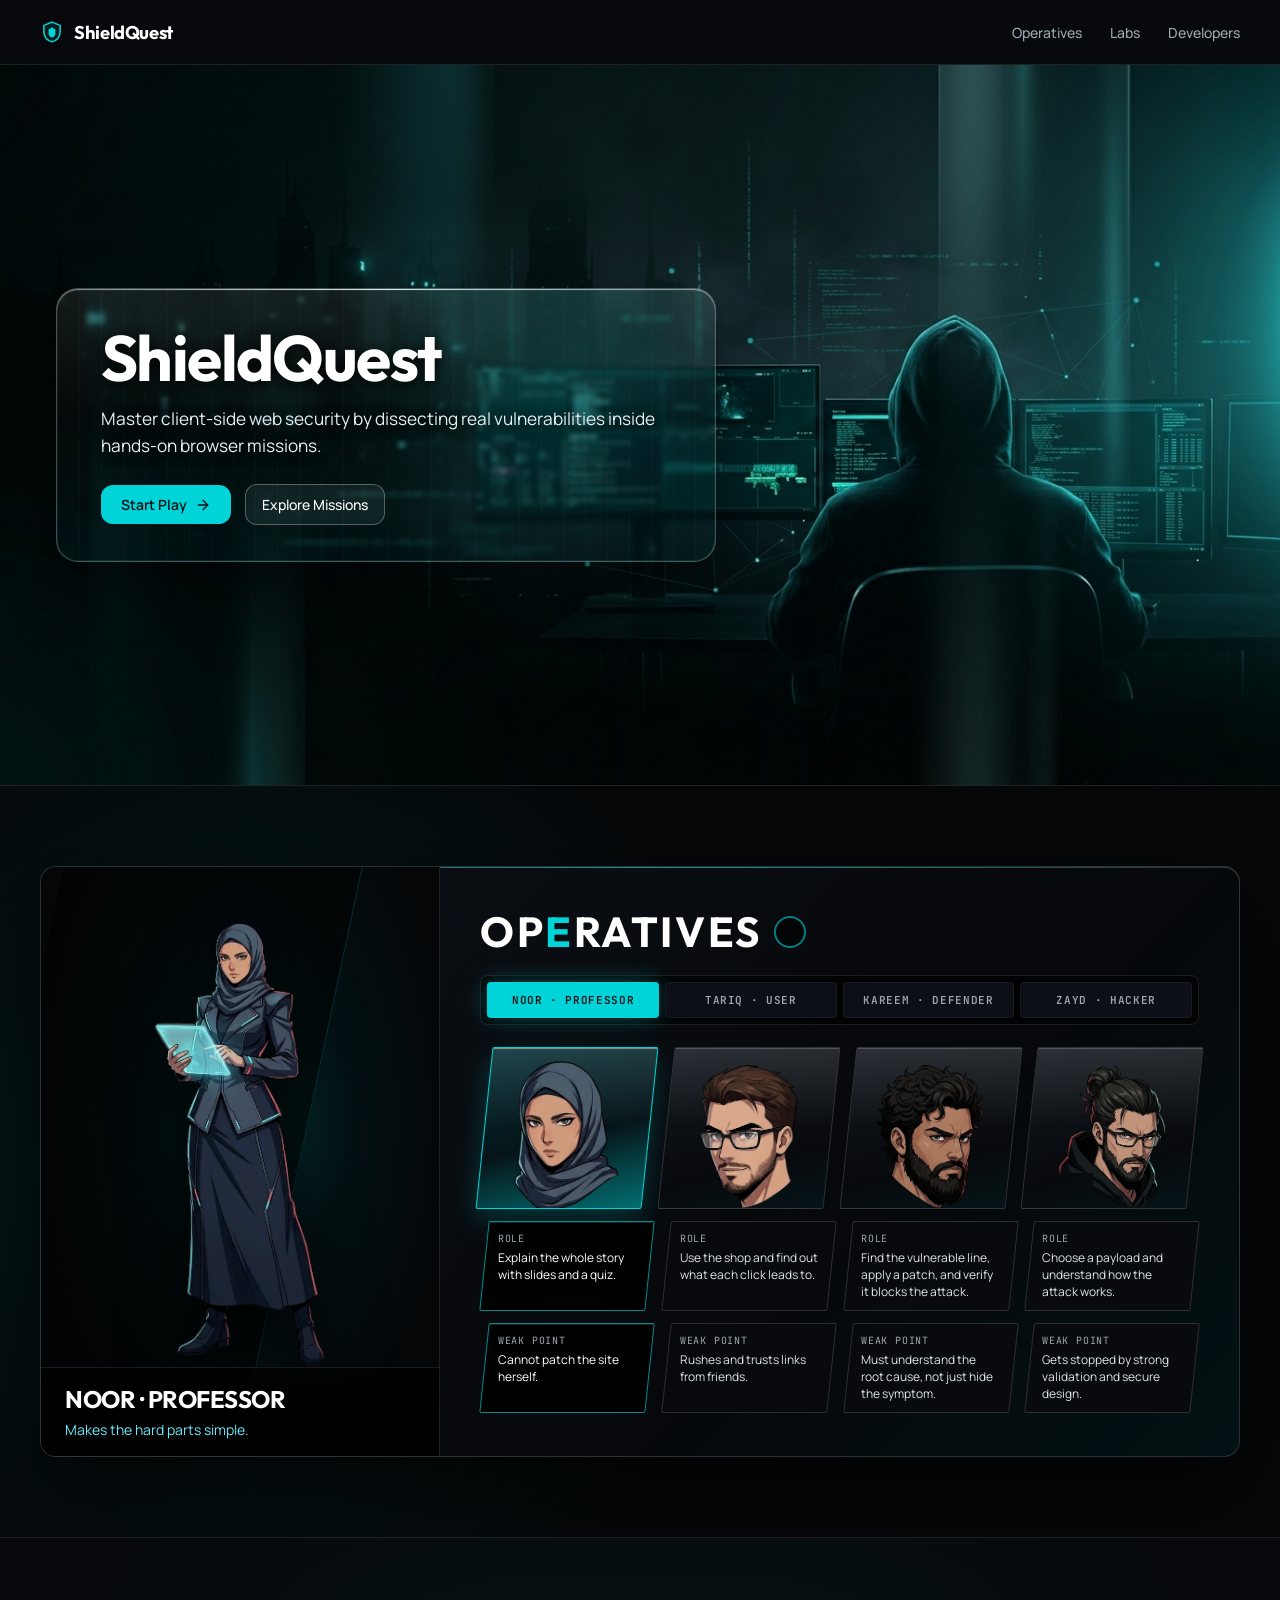
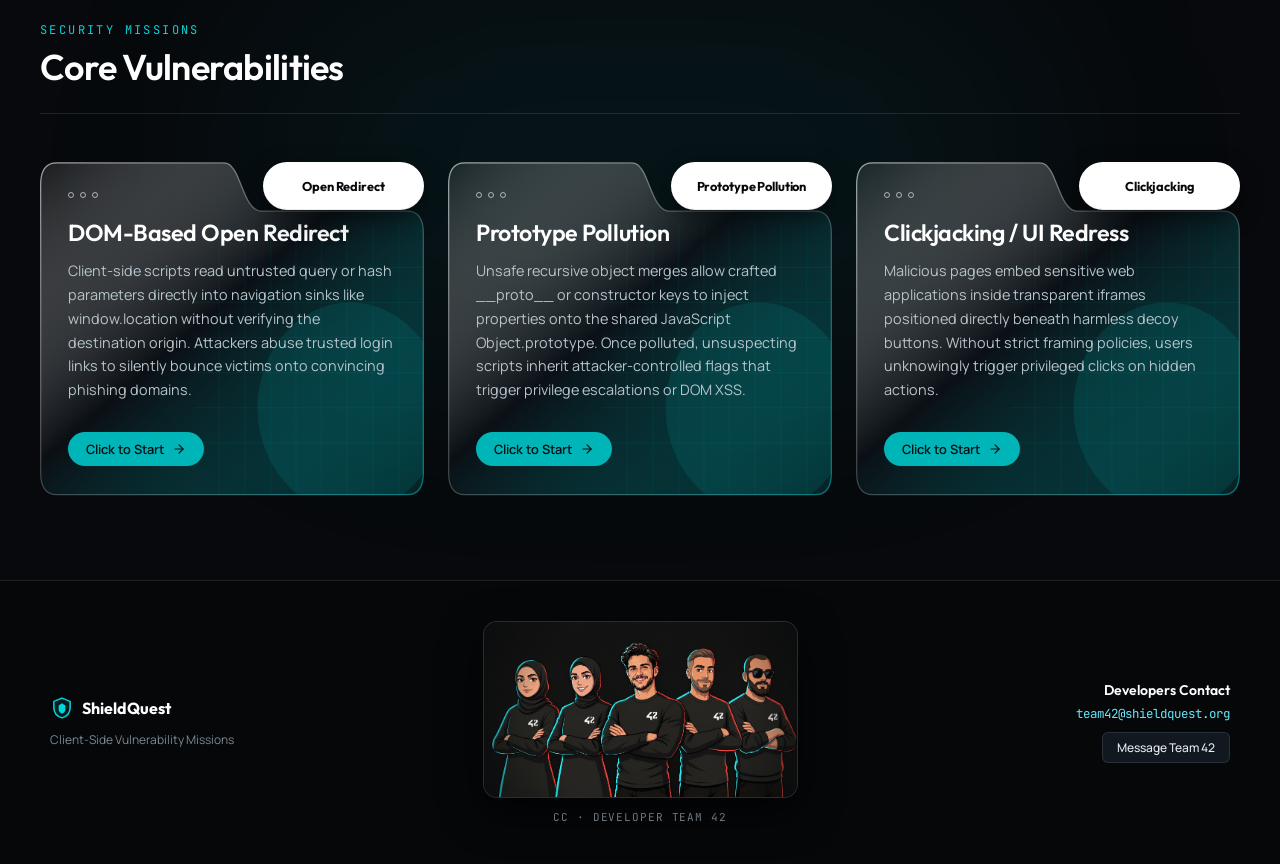
<file: index.html>
<!doctype html>
<html lang="en" class="dark">
  <head>
    <meta charset="UTF-8" />
    <meta name="viewport" content="width=device-width, initial-scale=1.0" />
    <title>ShieldQuest — Client-Side Cyber-Security Missions</title>
    <meta
      name="description"
      content="Master client-side security by dissecting DOM-based open redirects, prototype pollution, and clickjacking inside interactive browser missions."
    />
    <meta property="og:title" content="ShieldQuest — Client-Side Cyber-Security Missions" />
    <meta
      property="og:description"
      content="Master client-side security by dissecting DOM-based open redirects, prototype pollution, and clickjacking inside interactive browser missions."
    />
    <meta property="og:type" content="website" />
    <meta name="twitter:card" content="summary_large_image" />
    <link rel="preconnect" href="https://fonts.googleapis.com" />
    <link rel="preconnect" href="https://fonts.gstatic.com" crossorigin />
    <link
      href="https://fonts.googleapis.com/css2?family=JetBrains+Mono:wght@400;500;600&family=Manrope:wght@400;500;600;700&family=Outfit:wght@500;600;700&display=swap"
      rel="stylesheet"
    />
    <link rel="stylesheet" href="./styles.css" />
  </head>
  <body>
    <div class="site-shell">
      <!-- Two-Zone Minimal Top Bar (No Start Play button) -->
      <header class="site-header">
        <div class="header-inner">
          <a href="#top" class="brand-link">
            <svg
              class="brand-logo"
              viewBox="0 0 28 28"
              fill="none"
              xmlns="http://www.w3.org/2000/svg"
              aria-hidden="true"
            >
              <path
                d="M14 2.5L23.5 6.3V13.6C23.5 19.3 19.4 23.7 14 25.5C8.6 23.7 4.5 19.3 4.5 13.6V6.3L14 2.5Z"
                stroke="#00D4D8"
                stroke-width="1.8"
                fill="rgba(0, 212, 216, 0.1)"
              />
              <path
                d="M14 8.5L18 11.2V15.4C18 17.9 16.3 19.8 14 20.6C11.7 19.8 10 17.9 10 15.4V11.2L14 8.5Z"
                fill="#00D4D8"
              />
            </svg>
            <span>ShieldQuest</span>
          </a>

          <nav class="main-nav main-nav-visible" aria-label="Primary navigation">
            <a href="#operatives" class="nav-link">Operatives</a>
            <a href="#vulnerabilities" class="nav-link">Labs</a>
            <a href="#developers" class="nav-link">Developers</a>
          </nav>
        </div>
      </header>

      <main id="top" class="site-main">
        <!-- Section 1: 16:9 Hero Illustration + Full-Frame Glossy Glass Box -->
        <section id="hero-artwork" class="hero-section">
          <div class="hero-container">
            <div class="hero-stage">
              <img
                id="hero-image"
                src="./assets/images/hero_dark_hacker_minimal_1795131479061.jpg"
                alt="16:9 dark minimal cybersecurity hero scene with a very faded night city, a seated man in a hoodie with his back to the camera at glowing hacking monitors, code and data lines, network dots, one-directional neon teal light, and vertical gradient Gaussian blur streaks"
                referrerpolicy="no-referrer"
                class="hero-img"
              />

              <div id="hero-fallback" class="hero-fallback" hidden>
                <svg
                  class="hero-fallback-icon"
                  viewBox="0 0 24 24"
                  fill="none"
                  stroke="currentColor"
                  stroke-width="2"
                  stroke-linecap="round"
                  stroke-linejoin="round"
                  aria-hidden="true"
                >
                  <path d="M20 13c0 5-3.5 7.5-7.66 8.95a1 1 0 0 1-.67-.01C7.5 20.5 4 18 4 13V6a1 1 0 0 1 1-1c2 0 4.5-1.2 6.24-2.72a1.17 1.17 0 0 1 1.52 0C14.51 3.81 17 5 19 5a1 1 0 0 1 1 1z" />
                </svg>
                <p class="hero-fallback-title">Hero Illustration Unavailable</p>
                <p class="hero-fallback-text">
                  The 16:9 illustration asset could not be loaded in this viewport.
                </p>
              </div>

              <!-- Transparent Glossy Glass Box covering nearly the full image, left-aligned -->
              <div id="hero-overlay" class="hero-overlay hero-overlay-full">
                <div class="glossy-hero-box glossy-hero-box-full">
                  <div class="glossy-ribs" aria-hidden="true"></div>
                  <div class="glossy-top-specular" aria-hidden="true"></div>
                  <div class="glossy-teal-wash" aria-hidden="true"></div>

                  <div class="glossy-hero-content glossy-hero-content-left">
                    <div class="hero-box-headline">
                      <h1 class="hero-brand-title">ShieldQuest</h1>
                      <p class="hero-brand-summary">
                        Master client-side web security by dissecting real vulnerabilities inside
                        hands-on browser missions.
                      </p>
                    </div>

                    <div class="hero-actions">
                      <a href="./lab1.html" class="btn-primary btn-hero">
                        <span>Start Play</span>
                        <svg
                          class="icon-16"
                          viewBox="0 0 24 24"
                          fill="none"
                          stroke="currentColor"
                          stroke-width="2"
                          stroke-linecap="round"
                          stroke-linejoin="round"
                          aria-hidden="true"
                        >
                          <path d="M5 12h14" />
                          <path d="m12 5 7 7-7 7" />
                        </svg>
                      </a>
                      <a href="#vulnerabilities" class="btn-glass">Explore Missions</a>
                    </div>
                  </div>
                </div>
              </div>
            </div>
          </div>
        </section>

        <!-- Section 2: Minimal Operatives Character Roster -->
        <section id="operatives" class="operatives-section">
          <div class="operatives-ambient" aria-hidden="true"></div>
          <div class="operatives-gridlines" aria-hidden="true"></div>

          <div class="section-container">
            <div class="operatives-frame">
              <div class="frame-top-specular" aria-hidden="true"></div>

              <div class="operatives-layout">
                <!-- Left Featured Full-Body Operative Stage -->
                <div class="operative-stage">
                  <div class="operative-stage-glow" aria-hidden="true"></div>
                  <div class="operative-stage-slash" aria-hidden="true"></div>

                  <div class="operative-full-wrap">
                    <img
                      id="active-op-full-img"
                      src="./assets/images/chars/mentor_full.png"
                      alt="Noor · Professor"
                      referrerpolicy="no-referrer"
                      class="operative-full-img"
                    />
                  </div>

                  <div class="operative-nameplate">
                    <div class="operative-nameplate-row">
                      <h3 id="active-op-name">Noor · Professor</h3>
                    </div>
                    <p id="active-op-role" class="operative-role-text">
                      Makes the hard parts simple.
                    </p>
                  </div>
                </div>

                <!-- Right Panel: Title, Tabs, 4 Slanted Portrait Cards + Role & Weak Point -->
                <div class="operatives-roster-panel operatives-roster-panel-minimal">
                  <div class="roster-header">
                    <div>
                      <div class="roster-title-row">
                        <h2 class="roster-title">
                          OP<span class="accent-letter">E</span>RATIVES
                        </h2>
                        <span class="roster-ring" aria-hidden="true"></span>
                      </div>
                    </div>
                  </div>

                  <div
                    id="operative-tabs"
                    class="operative-tabs"
                    role="tablist"
                    aria-label="Select operative specialist"
                  ></div>

                  <div id="operative-cards" class="operative-cards-grid"></div>
                </div>
              </div>
            </div>
          </div>
        </section>

        <!-- Section 3: Vulnerabilities File-Folder Glossy Cards (3 Missions Only) -->
        <section id="vulnerabilities" class="vulnerabilities-section">
          <div class="vuln-ambient-glow" aria-hidden="true"></div>

          <div class="section-container-narrow">
            <div class="vuln-header vuln-header-minimal">
              <div class="vuln-header-copy">
                <p class="eyebrow">Security Missions</p>
                <h2 class="section-heading">Core Vulnerabilities</h2>
              </div>
            </div>

            <div id="vuln-cards-grid" class="vuln-grid"></div>
          </div>
        </section>
      </main>

      <!-- Section 4: Footer with Larger Centered Developer Team CC Photo & Contact -->
      <footer id="developers" class="site-footer">
        <div class="footer-inner">
          <div class="footer-brand">
            <div class="footer-brand-row">
              <svg
                class="brand-logo"
                viewBox="0 0 28 28"
                fill="none"
                xmlns="http://www.w3.org/2000/svg"
                aria-hidden="true"
              >
                <path
                  d="M14 2.5L23.5 6.3V13.6C23.5 19.3 19.4 23.7 14 25.5C8.6 23.7 4.5 19.3 4.5 13.6V6.3L14 2.5Z"
                  stroke="#00D4D8"
                  stroke-width="1.8"
                  fill="rgba(0, 212, 216, 0.1)"
                />
                <path
                  d="M14 8.5L18 11.2V15.4C18 17.9 16.3 19.8 14 20.6C11.7 19.8 10 17.9 10 15.4V11.2L14 8.5Z"
                  fill="#00D4D8"
                />
              </svg>
              <span class="footer-brand-name">ShieldQuest</span>
            </div>
            <p class="footer-brand-sub">Client-Side Vulnerability Missions</p>
          </div>

          <div class="footer-team-center">
            <div class="footer-team-frame footer-team-frame-lg">
              <img
                src="./assets/images/team_cc.png"
                alt="Developer Team 42 — CC"
                referrerpolicy="no-referrer"
                class="footer-team-img"
              />
              <div class="footer-team-vignette" aria-hidden="true"></div>
            </div>
            <p class="footer-team-caption">CC · developer Team 42</p>
          </div>

          <div class="footer-contact">
            <p class="footer-contact-title">Developers Contact</p>
            <a href="mailto:team42@shieldquest.org" class="footer-contact-email">
              team42@shieldquest.org
            </a>
            <button type="button" id="contact-designers-btn" class="btn-subtle footer-contact-btn">
              Message Team 42
            </button>
          </div>
        </div>
      </footer>
    </div>

    <!-- Developers Contact Modal -->
    <div
      id="contact-modal"
      class="modal-backdrop"
      role="dialog"
      aria-modal="true"
      aria-labelledby="contact-modal-title"
      hidden
    >
      <div class="modal-card modal-card-md">
        <div class="modal-header modal-header-compact">
          <div>
            <p class="modal-eyebrow">Developer Team 42</p>
            <h3 id="contact-modal-title" class="modal-title-md">Contact the Developers</h3>
          </div>
          <button
            type="button"
            id="contact-close-btn"
            class="modal-close-btn"
            aria-label="Close developers contact dialog"
          >
            <svg
              class="icon-16"
              viewBox="0 0 24 24"
              fill="none"
              stroke="currentColor"
              stroke-width="2"
              stroke-linecap="round"
              stroke-linejoin="round"
              aria-hidden="true"
            >
              <path d="M18 6 6 18" />
              <path d="m6 6 12 12" />
            </svg>
          </button>
        </div>

        <form id="contact-form" class="enroll-form" novalidate>
          <div class="form-field">
            <label for="contact-email">Your Email</label>
            <input
              id="contact-email"
              type="email"
              placeholder="you@domain.org"
              autocomplete="email"
            />
          </div>

          <div class="form-field">
            <label for="contact-message">Message</label>
            <textarea
              id="contact-message"
              rows="3"
              placeholder="Feedback, mission ideas, or collaboration inquiry..."
            ></textarea>
          </div>

          <p id="contact-error" class="form-error" hidden></p>

          <div class="modal-footer modal-footer-plain">
            <button type="button" id="contact-cancel-btn" class="btn-ghost">Cancel</button>
            <button type="submit" class="btn-primary btn-sm">Send Message</button>
          </div>
        </form>

        <div id="contact-success" class="enroll-success" hidden>
          <div class="enroll-success-badge">
            <svg
              class="icon-16"
              viewBox="0 0 24 24"
              fill="none"
              stroke="currentColor"
              stroke-width="2"
              stroke-linecap="round"
              stroke-linejoin="round"
              aria-hidden="true"
            >
              <path d="M20 6 9 17l-5-5" />
            </svg>
            <span>Message Prepared</span>
          </div>
          <p id="contact-success-copy" class="enroll-success-copy"></p>
          <button type="button" id="contact-done-btn" class="btn-primary btn-full">Done</button>
        </div>
      </div>
    </div>

    <script defer src="./app.js"></script>
  </body>
</html>
</file>
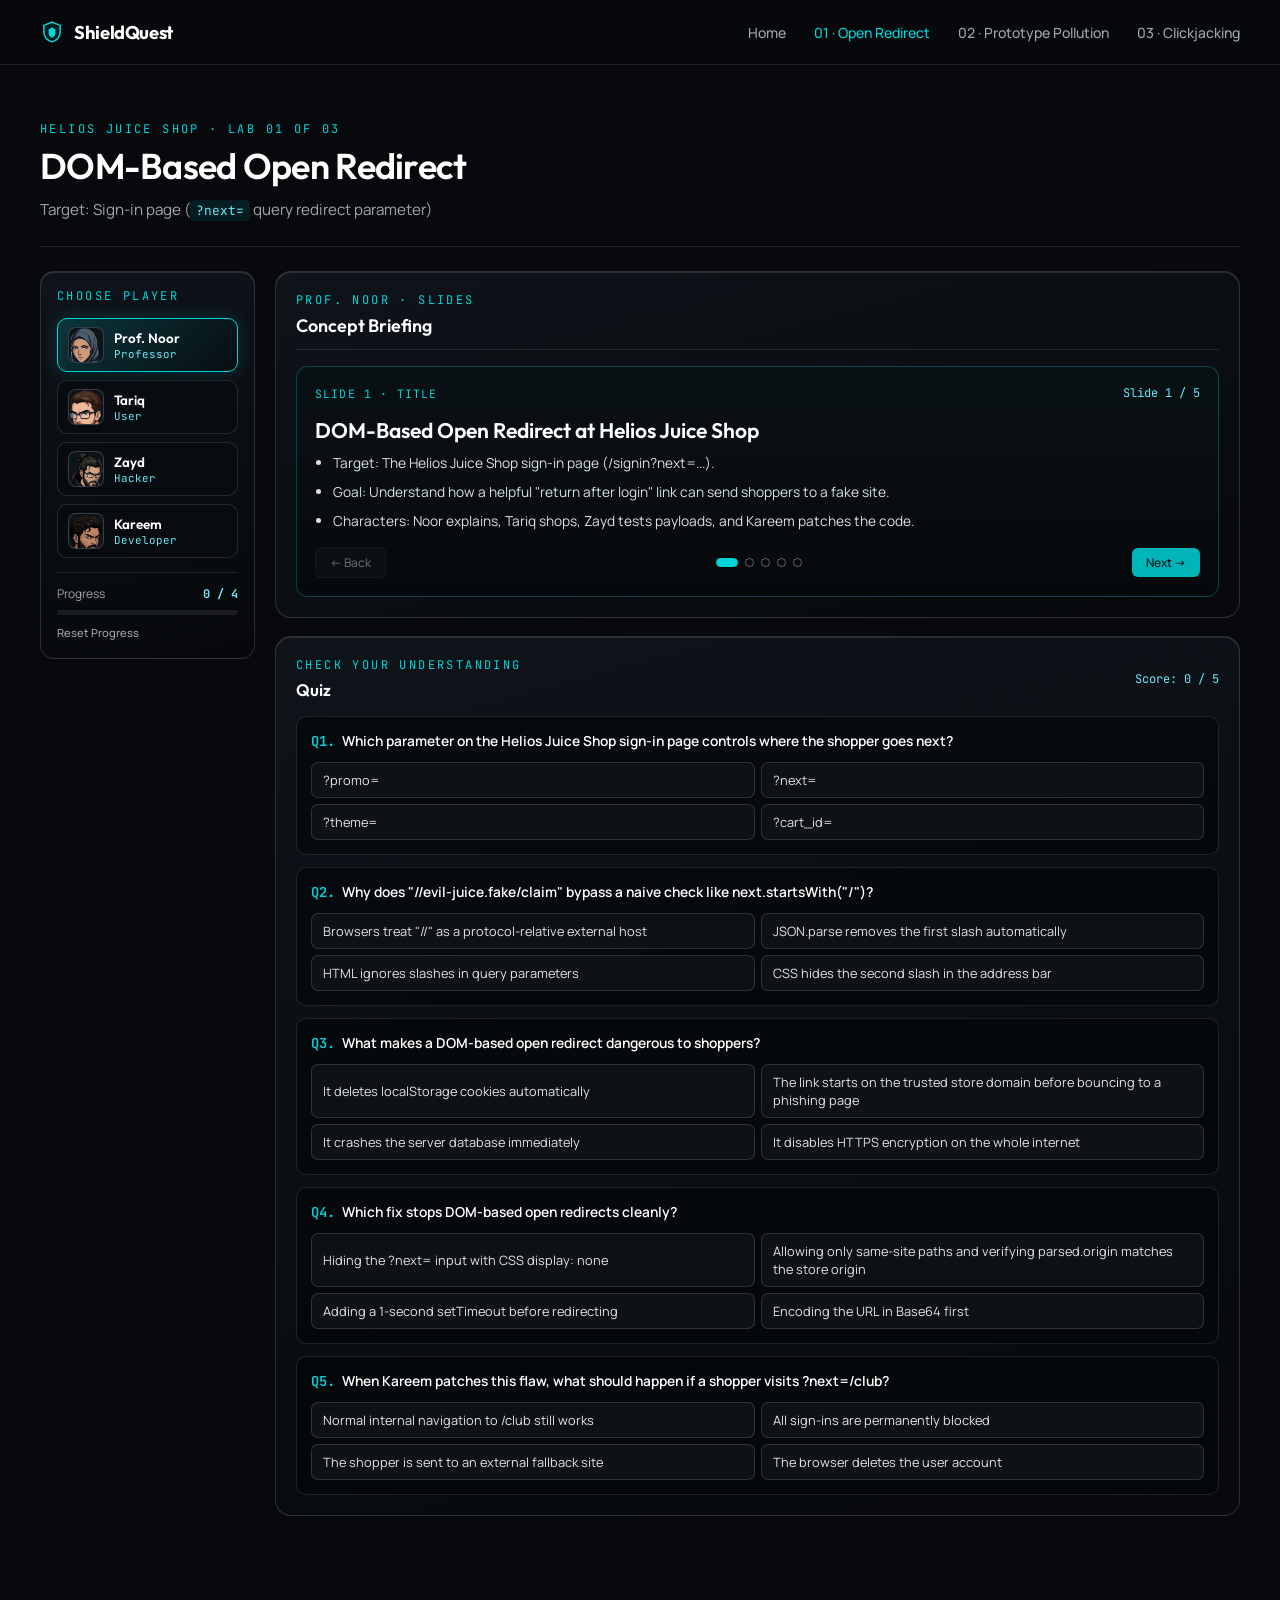
<file: lab.html>
<!doctype html>
<html lang="en" class="dark">
  <head>
    <meta charset="UTF-8" />
    <meta name="viewport" content="width=device-width, initial-scale=1.0" />
    <title>ShieldQuest — Redirecting to Lab</title>
    <meta http-equiv="refresh" content="0; url=./lab1.html" />
    <link rel="stylesheet" href="./styles.css" />
    <script>
      (function () {
        var params = new URLSearchParams(window.location.search);
        var mission = params.get('mission');
        var map = {
          'dom-open-redirect': './lab1.html',
          'prototype-pollution': './lab2.html',
          'clickjacking-ui-redress': './lab3.html',
        };
        window.location.replace(map[mission] || './lab1.html');
      })();
    </script>
  </head>
  <body>
    <main class="site-shell" style="align-items: center; justify-content: center; padding: 48px;">
      <p style="color: #9ba7b0; font-size: 0.95rem;">
        Opening Helios Juice Shop Lab…
        <a href="./lab1.html" style="color: #00d4d8; text-decoration: underline;">Continue</a>
      </p>
    </main>
  </body>
</html>
</file>
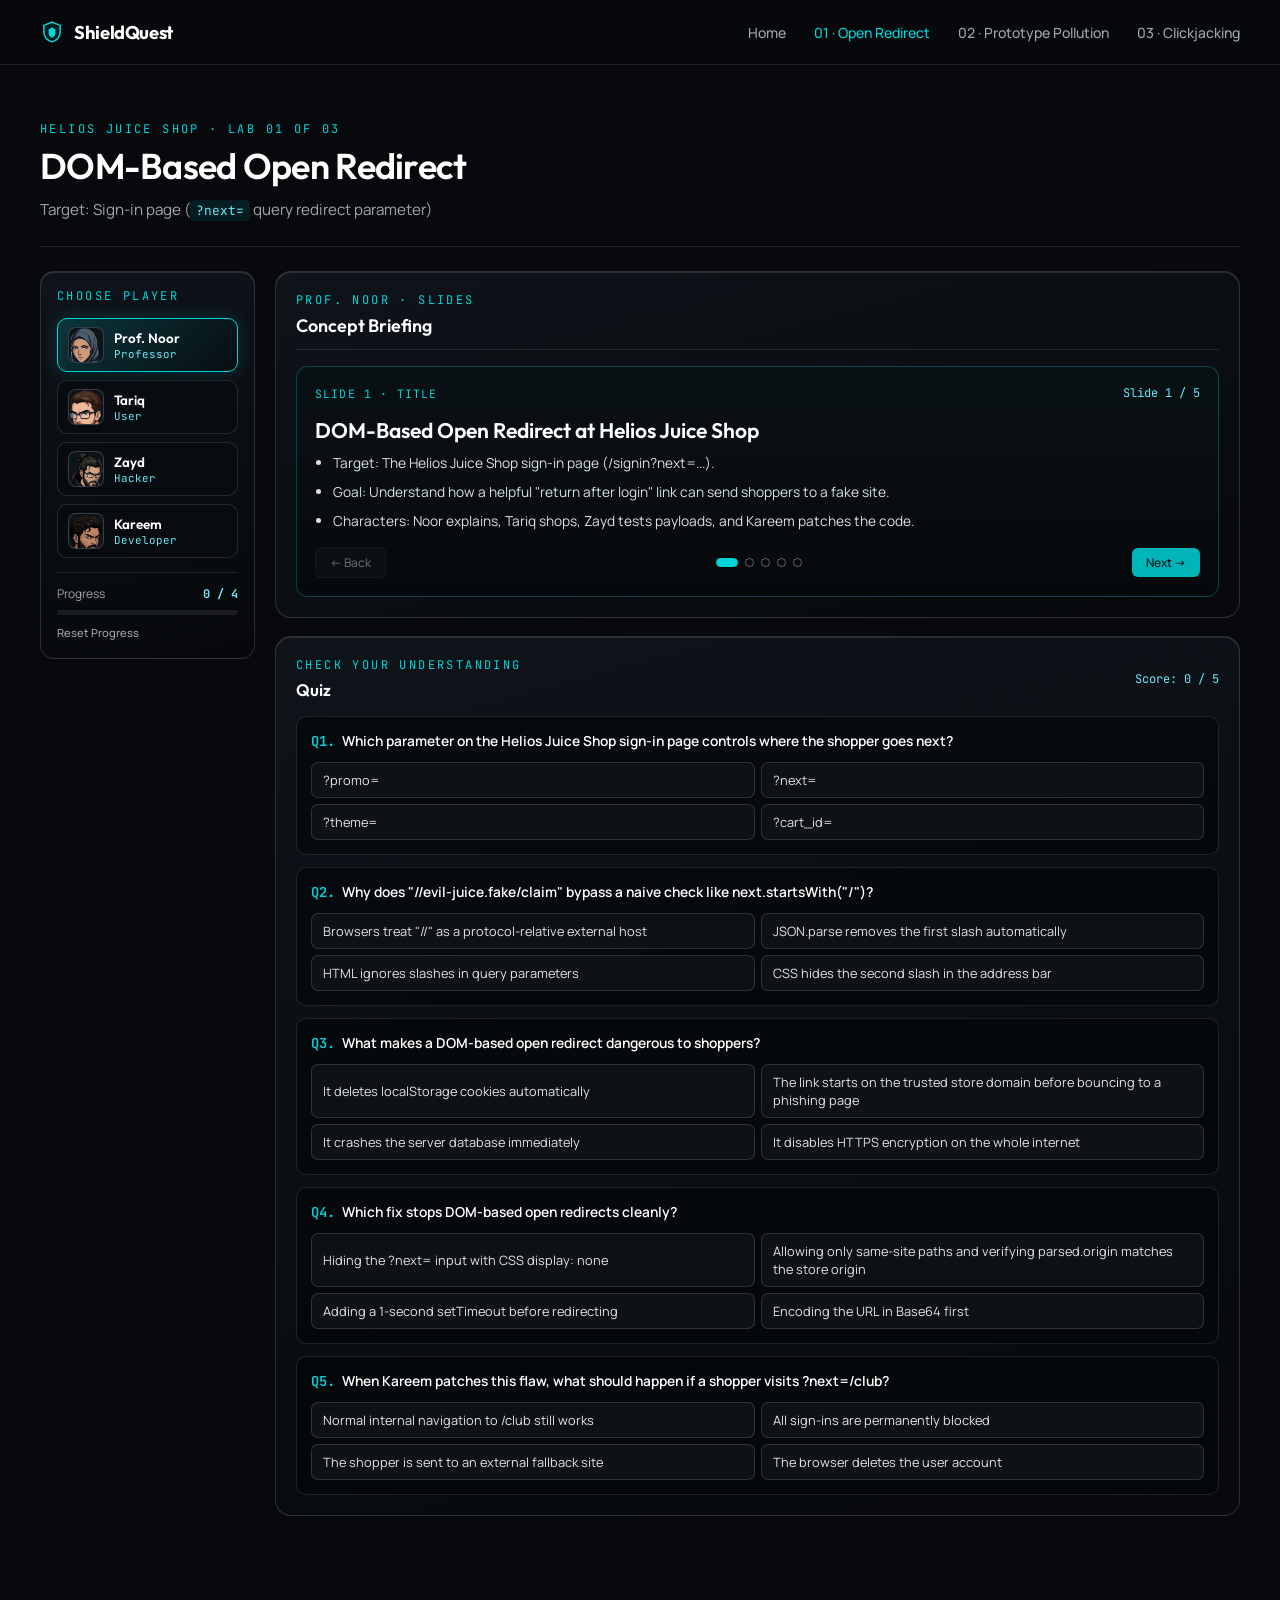
<file: lab1.html>
<!doctype html>
<html lang="en" class="dark">
  <head>
    <meta charset="UTF-8" />
    <meta name="viewport" content="width=device-width, initial-scale=1.0" />
    <title>Lab 1: DOM-Based Open Redirect — ShieldQuest</title>
    <meta
      name="description"
      content="Explore DOM-based open redirect inside the Helios Juice Shop sign-in page as Prof. Noor, Tariq, Zayd, and Kareem."
    />
    <link rel="preconnect" href="https://fonts.googleapis.com" />
    <link rel="preconnect" href="https://fonts.gstatic.com" crossorigin />
    <link
      href="https://fonts.googleapis.com/css2?family=JetBrains+Mono:wght@400;500;600&family=Manrope:wght@400;500;600;700&family=Outfit:wght@500;600;700&display=swap"
      rel="stylesheet"
    />
    <link rel="stylesheet" href="./styles.css" />
  </head>
  <body>
    <div class="site-shell">
      <header class="site-header">
        <div class="header-inner">
          <a href="./index.html" class="brand-link">
            <svg
              class="brand-logo"
              viewBox="0 0 28 28"
              fill="none"
              xmlns="http://www.w3.org/2000/svg"
              aria-hidden="true"
            >
              <path
                d="M14 2.5L23.5 6.3V13.6C23.5 19.3 19.4 23.7 14 25.5C8.6 23.7 4.5 19.3 4.5 13.6V6.3L14 2.5Z"
                stroke="#00D4D8"
                stroke-width="1.8"
                fill="rgba(0, 212, 216, 0.1)"
              />
              <path
                d="M14 8.5L18 11.2V15.4C18 17.9 16.3 19.8 14 20.6C11.7 19.8 10 17.9 10 15.4V11.2L14 8.5Z"
                fill="#00D4D8"
              />
            </svg>
            <span>ShieldQuest</span>
          </a>

          <nav class="main-nav main-nav-visible" aria-label="Lab navigation">
            <a href="./index.html" class="nav-link">Home</a>
            <a href="./lab1.html" class="nav-link is-active" aria-current="page">
              01 · Open Redirect
            </a>
            <a href="./lab2.html" class="nav-link">02 · Prototype Pollution</a>
            <a href="./lab3.html" class="nav-link">03 · Clickjacking</a>
          </nav>
        </div>
      </header>

      <main class="site-main lab-main">
        <section class="lab-section">
          <div class="section-container">
            <div class="lab-page-banner">
              <div>
                <p class="eyebrow">Helios Juice Shop · Lab 01 of 03</p>
                <h1 id="lab-page-title" class="section-heading">DOM-Based Open Redirect</h1>
                <p id="lab-page-subtitle" class="section-subcopy">
                  Target: Sign-in page (<code>?next=</code> query redirect parameter)
                </p>
              </div>
            </div>

            <div class="lab-workbench">
              <!-- Compact Left Sidebar: Photo + Name + Job Only -->
              <aside class="player-sidebar" aria-label="Choose player">
                <div class="sidebar-card sidebar-card-compact">
                  <p class="eyebrow">Choose Player</p>

                  <div id="player-selector-list" class="player-list" role="tablist"></div>

                  <div class="sidebar-progress-box">
                    <div class="sidebar-progress-row">
                      <span>Progress</span>
                      <strong id="sidebar-completion-count">0 / 4</strong>
                    </div>
                    <div class="sidebar-progress-track">
                      <div id="sidebar-progress-fill" class="sidebar-progress-fill"></div>
                    </div>
                    <button type="button" id="reset-progress-btn" class="btn-ghost sidebar-reset-btn">
                      Reset Progress
                    </button>
                  </div>
                </div>
              </aside>

              <!-- Right Main Area: Top Split (White Live View + Actions) -> Bottom (Code / Quiz) -->
              <div class="lab-stage-stack">
                <div class="lab-top-split is-single-col">
                  <!-- White-Mode Live View on Top Left -->
                  <section
                    class="fake-browser-card fake-browser-light"
                    aria-label="Live Helios Juice Shop Browser"
                    hidden
                  >
                    <div class="browser-toolbar-top">
                      <div class="browser-toolbar-title">
                        <span class="browser-live-dot"></span>
                        <span>Live View · Helios Juice Shop</span>
                        <span id="browser-mode-badge" class="browser-mode-badge">Vulnerable</span>
                      </div>
                      <div class="browser-toolbar-actions">
                        <button type="button" id="open-source-btn" class="btn-light-subtle">
                          &lt;/&gt; Source code
                        </button>
                        <button type="button" id="reset-browser-btn" class="btn-light-subtle">
                          Reset
                        </button>
                      </div>
                    </div>

                    <div class="fake-browser-window fake-browser-window-light">
                      <div class="browser-chrome">
                        <div class="browser-dots" aria-hidden="true">
                          <span></span>
                          <span></span>
                          <span></span>
                        </div>
                      </div>

                      <div class="browser-nav-bar">
                        <span class="browser-url-label">URL</span>
                        <div id="browser-address-display" class="browser-address-display"></div>
                      </div>

                      <form id="browser-custom-form" class="browser-custom-bar" hidden>
                        <label
                          for="browser-custom-input"
                          id="browser-custom-label"
                          class="custom-label"
                        >
                          Your Input
                        </label>
                        <input
                          id="browser-custom-input"
                          type="text"
                          class="custom-input-field"
                          autocomplete="off"
                        />
                        <button type="submit" id="browser-custom-run-btn" class="btn-primary btn-xs">
                          Run
                        </button>
                      </form>

                      <div id="fake-browser-viewport" class="fake-browser-viewport"></div>

                      <div class="browser-status-bar">
                        <span id="browser-status-dot" class="status-dot"></span>
                        <span id="browser-status-text" class="browser-status-text">
                          Ready · Waiting for sign-in request
                        </span>
                      </div>
                    </div>
                  </section>

                  <!-- Beside Live View: Slides / Choices / Payloads / Verification -->
                  <section
                    id="role-side-panel"
                    class="role-workspace-card role-side-panel"
                    aria-live="polite"
                  ></section>
                </div>

                <!-- Under Top Split: Code Inspector & Deep Check / Quiz -->
                <section id="role-bottom-panel" class="role-bottom-panel"></section>
              </div>
            </div>
          </div>
        </section>
      </main>
    </div>

    <!-- Source Code Viewer Modal -->
    <div
      id="source-modal"
      class="modal-backdrop"
      role="dialog"
      aria-modal="true"
      aria-labelledby="source-modal-title"
      hidden
    >
      <div class="modal-card source-modal-card">
        <div class="modal-header">
          <div>
            <p class="modal-eyebrow">Helios Juice Shop Inspector</p>
            <h3 id="source-modal-title" class="modal-title-lg">Page Source Viewer</h3>
            <p id="source-view-note" class="source-view-note"></p>
          </div>
          <button
            type="button"
            id="source-close-btn"
            class="modal-close-btn"
            aria-label="Close source viewer"
          >
            ✕
          </button>
        </div>

        <div class="source-tabs" role="tablist" aria-label="Source code tabs">
          <button type="button" class="filter-btn is-active" data-source-tab="html">HTML</button>
          <button type="button" class="filter-btn" data-source-tab="js">JavaScript</button>
        </div>

        <div id="source-code-body" class="source-code-body"></div>
      </div>
    </div>

    <script defer src="./lab1.js"></script>
    <script defer src="./lab-engine.js"></script>
  </body>
</html>
</file>
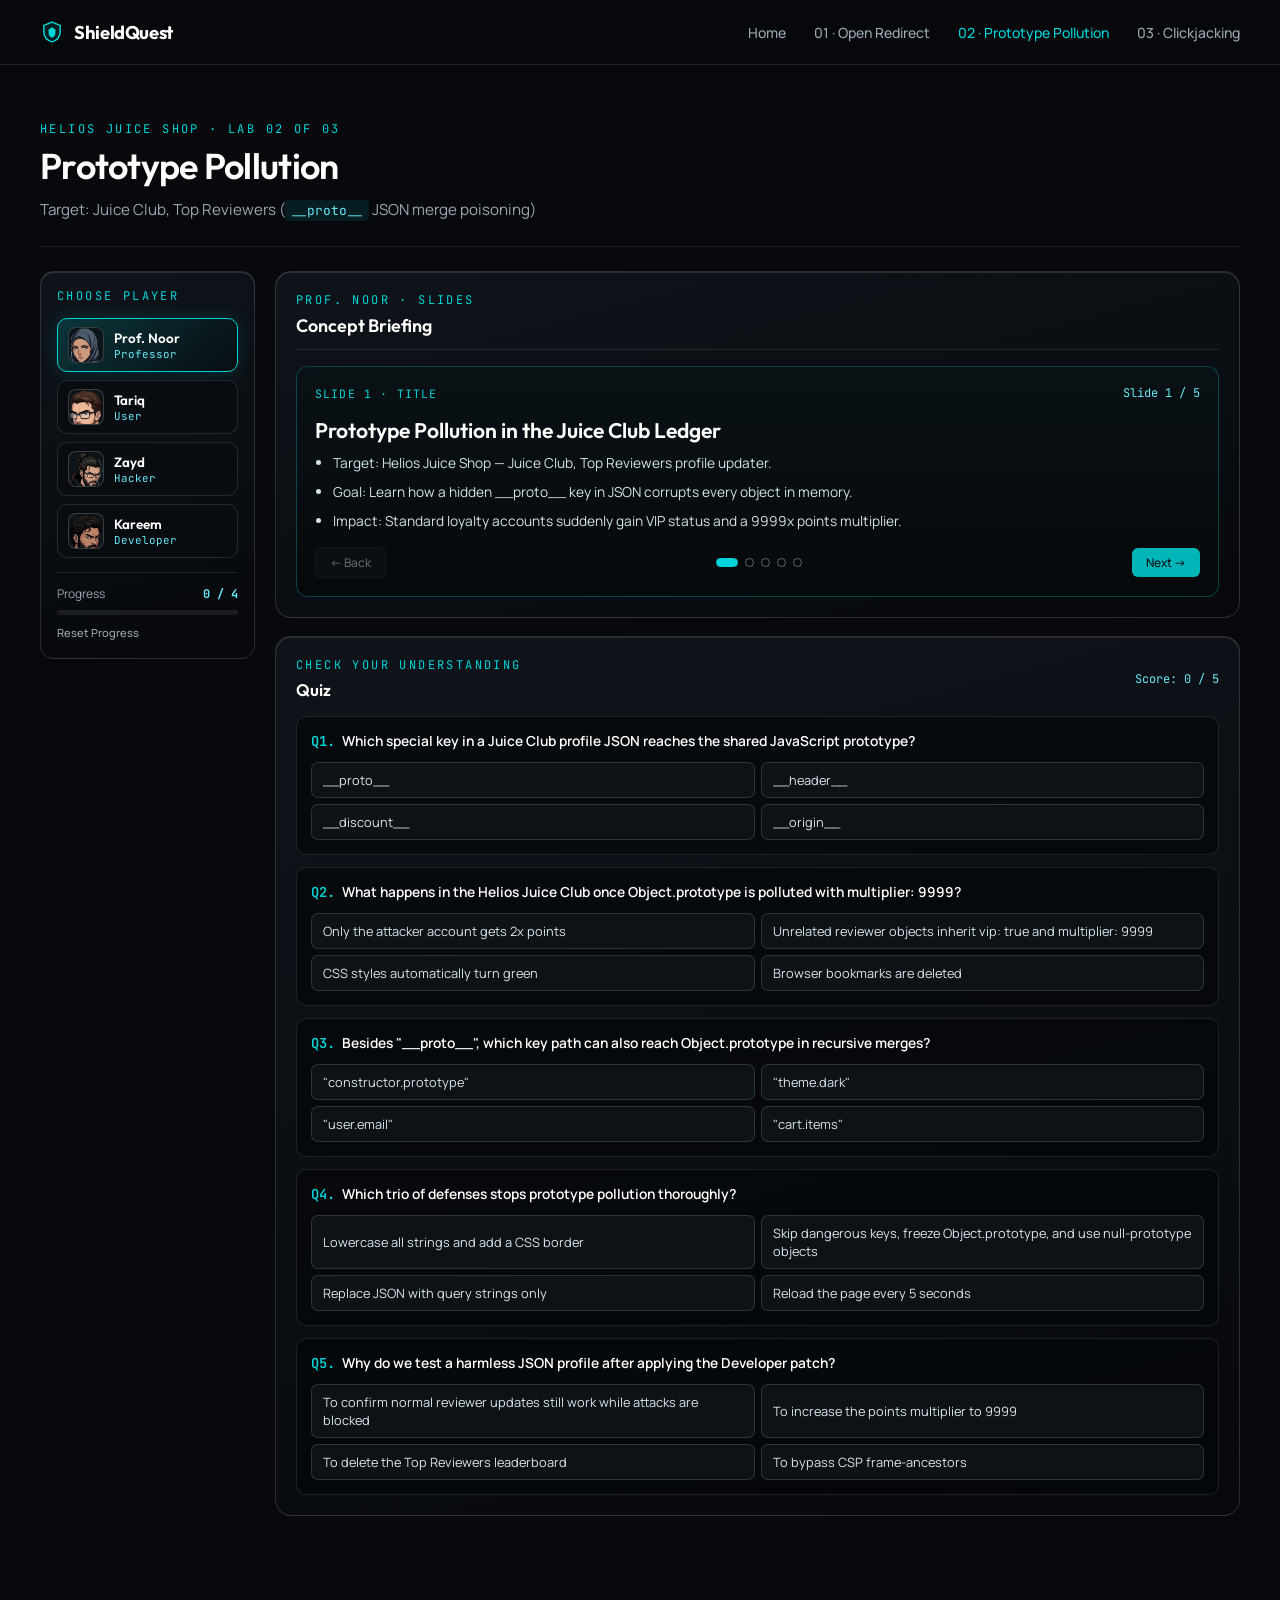
<file: lab2.html>
<!doctype html>
<html lang="en" class="dark">
  <head>
    <meta charset="UTF-8" />
    <meta name="viewport" content="width=device-width, initial-scale=1.0" />
    <title>Lab 2: Prototype Pollution — ShieldQuest</title>
    <meta
      name="description"
      content="Explore Prototype Pollution inside Helios Juice Shop Juice Club top reviewers as Prof. Noor, Tariq, Zayd, and Kareem."
    />
    <link rel="preconnect" href="https://fonts.googleapis.com" />
    <link rel="preconnect" href="https://fonts.gstatic.com" crossorigin />
    <link
      href="https://fonts.googleapis.com/css2?family=JetBrains+Mono:wght@400;500;600&family=Manrope:wght@400;500;600;700&family=Outfit:wght@500;600;700&display=swap"
      rel="stylesheet"
    />
    <link rel="stylesheet" href="./styles.css" />
  </head>
  <body>
    <div class="site-shell">
      <header class="site-header">
        <div class="header-inner">
          <a href="./index.html" class="brand-link">
            <svg
              class="brand-logo"
              viewBox="0 0 28 28"
              fill="none"
              xmlns="http://www.w3.org/2000/svg"
              aria-hidden="true"
            >
              <path
                d="M14 2.5L23.5 6.3V13.6C23.5 19.3 19.4 23.7 14 25.5C8.6 23.7 4.5 19.3 4.5 13.6V6.3L14 2.5Z"
                stroke="#00D4D8"
                stroke-width="1.8"
                fill="rgba(0, 212, 216, 0.1)"
              />
              <path
                d="M14 8.5L18 11.2V15.4C18 17.9 16.3 19.8 14 20.6C11.7 19.8 10 17.9 10 15.4V11.2L14 8.5Z"
                fill="#00D4D8"
              />
            </svg>
            <span>ShieldQuest</span>
          </a>

          <nav class="main-nav main-nav-visible" aria-label="Lab navigation">
            <a href="./index.html" class="nav-link">Home</a>
            <a href="./lab1.html" class="nav-link">01 · Open Redirect</a>
            <a href="./lab2.html" class="nav-link is-active" aria-current="page">
              02 · Prototype Pollution
            </a>
            <a href="./lab3.html" class="nav-link">03 · Clickjacking</a>
          </nav>
        </div>
      </header>

      <main class="site-main lab-main">
        <section class="lab-section">
          <div class="section-container">
            <div class="lab-page-banner">
              <div>
                <p class="eyebrow">Helios Juice Shop · Lab 02 of 03</p>
                <h1 id="lab-page-title" class="section-heading">Prototype Pollution</h1>
                <p id="lab-page-subtitle" class="section-subcopy">
                  Target: Juice Club, Top Reviewers (<code>__proto__</code> JSON merge poisoning)
                </p>
              </div>
            </div>

            <div class="lab-workbench">
              <!-- Compact Left Sidebar: Photo + Name + Job Only -->
              <aside class="player-sidebar" aria-label="Choose player">
                <div class="sidebar-card sidebar-card-compact">
                  <p class="eyebrow">Choose Player</p>

                  <div id="player-selector-list" class="player-list" role="tablist"></div>

                  <div class="sidebar-progress-box">
                    <div class="sidebar-progress-row">
                      <span>Progress</span>
                      <strong id="sidebar-completion-count">0 / 4</strong>
                    </div>
                    <div class="sidebar-progress-track">
                      <div id="sidebar-progress-fill" class="sidebar-progress-fill"></div>
                    </div>
                    <button type="button" id="reset-progress-btn" class="btn-ghost sidebar-reset-btn">
                      Reset Progress
                    </button>
                  </div>
                </div>
              </aside>

              <!-- Right Main Area: Top Split (White Live View + Actions) -> Bottom (Code / Quiz) -->
              <div class="lab-stage-stack">
                <div class="lab-top-split is-single-col">
                  <section
                    class="fake-browser-card fake-browser-light"
                    aria-label="Live Helios Juice Shop Browser"
                    hidden
                  >
                    <div class="browser-toolbar-top">
                      <div class="browser-toolbar-title">
                        <span class="browser-live-dot"></span>
                        <span>Live View · Helios Juice Shop</span>
                        <span id="browser-mode-badge" class="browser-mode-badge">Vulnerable</span>
                      </div>
                      <div class="browser-toolbar-actions">
                        <button type="button" id="open-source-btn" class="btn-light-subtle">
                          &lt;/&gt; Source code
                        </button>
                        <button type="button" id="reset-browser-btn" class="btn-light-subtle">
                          Reset
                        </button>
                      </div>
                    </div>

                    <div class="fake-browser-window fake-browser-window-light">
                      <div class="browser-chrome">
                        <div class="browser-dots" aria-hidden="true">
                          <span></span>
                          <span></span>
                          <span></span>
                        </div>
                      </div>

                      <div class="browser-nav-bar">
                        <span class="browser-url-label">URL</span>
                        <div id="browser-address-display" class="browser-address-display"></div>
                      </div>

                      <form id="browser-custom-form" class="browser-custom-bar" hidden>
                        <label
                          for="browser-custom-input"
                          id="browser-custom-label"
                          class="custom-label"
                        >
                          Your JSON Input
                        </label>
                        <input
                          id="browser-custom-input"
                          type="text"
                          class="custom-input-field"
                          autocomplete="off"
                        />
                        <button type="submit" id="browser-custom-run-btn" class="btn-primary btn-xs">
                          Run
                        </button>
                      </form>

                      <div id="fake-browser-viewport" class="fake-browser-viewport"></div>

                      <div class="browser-status-bar">
                        <span id="browser-status-dot" class="status-dot"></span>
                        <span id="browser-status-text" class="browser-status-text">
                          Ready · Waiting for Juice Club profile merge
                        </span>
                      </div>
                    </div>
                  </section>

                  <section
                    id="role-side-panel"
                    class="role-workspace-card role-side-panel"
                    aria-live="polite"
                  ></section>
                </div>

                <section id="role-bottom-panel" class="role-bottom-panel"></section>
              </div>
            </div>
          </div>
        </section>
      </main>
    </div>

    <!-- Source Code Viewer Modal -->
    <div
      id="source-modal"
      class="modal-backdrop"
      role="dialog"
      aria-modal="true"
      aria-labelledby="source-modal-title"
      hidden
    >
      <div class="modal-card source-modal-card">
        <div class="modal-header">
          <div>
            <p class="modal-eyebrow">Helios Juice Shop Inspector</p>
            <h3 id="source-modal-title" class="modal-title-lg">Page Source Viewer</h3>
            <p id="source-view-note" class="source-view-note"></p>
          </div>
          <button
            type="button"
            id="source-close-btn"
            class="modal-close-btn"
            aria-label="Close source viewer"
          >
            ✕
          </button>
        </div>

        <div class="source-tabs" role="tablist" aria-label="Source code tabs">
          <button type="button" class="filter-btn is-active" data-source-tab="html">HTML</button>
          <button type="button" class="filter-btn" data-source-tab="js">JavaScript</button>
        </div>

        <div id="source-code-body" class="source-code-body"></div>
      </div>
    </div>

    <script defer src="./lab2.js"></script>
    <script defer src="./lab-engine.js"></script>
  </body>
</html>
</file>
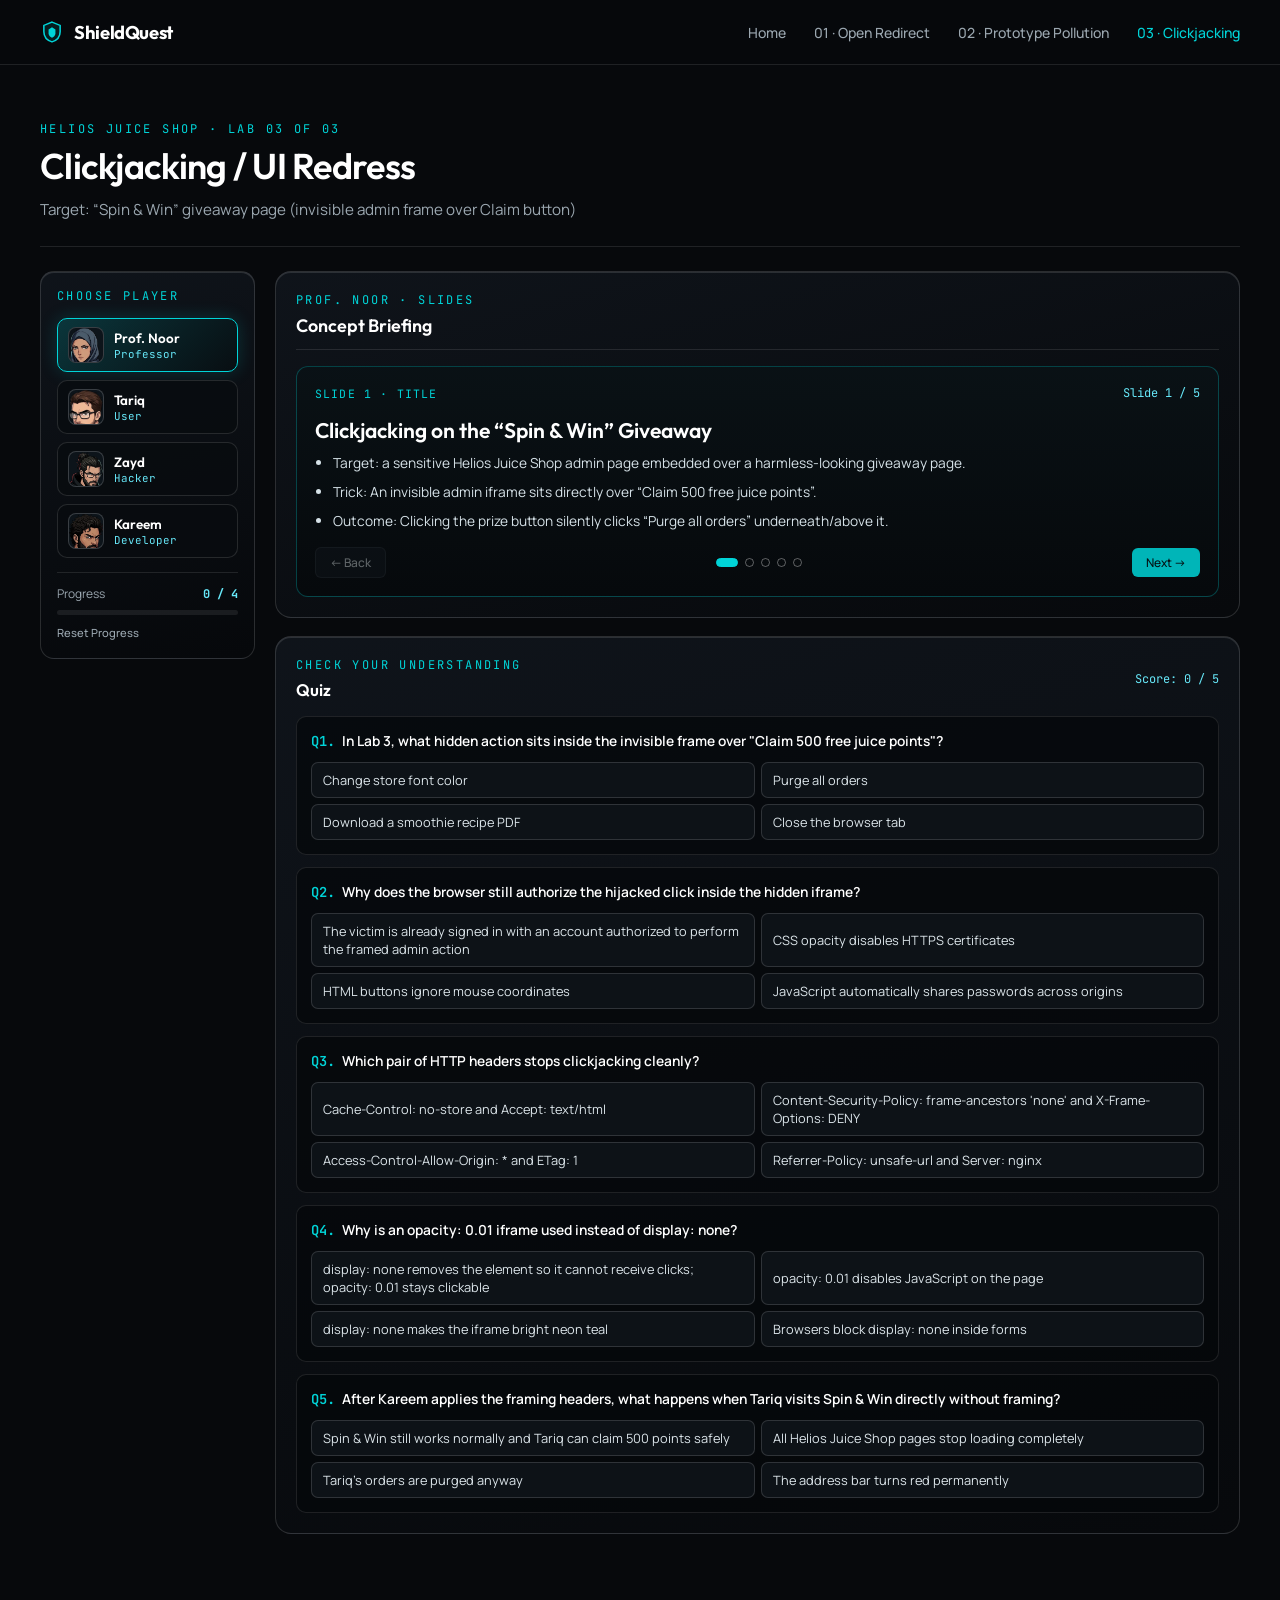
<file: lab3.html>
<!doctype html>
<html lang="en" class="dark">
  <head>
    <meta charset="UTF-8" />
    <meta name="viewport" content="width=device-width, initial-scale=1.0" />
    <title>Lab 3: Clickjacking / UI Redress — ShieldQuest</title>
    <meta
      name="description"
      content="Explore Clickjacking on the Helios Juice Shop Spin & Win giveaway page as Prof. Noor, Tariq, Zayd, and Kareem."
    />
    <link rel="preconnect" href="https://fonts.googleapis.com" />
    <link rel="preconnect" href="https://fonts.gstatic.com" crossorigin />
    <link
      href="https://fonts.googleapis.com/css2?family=JetBrains+Mono:wght@400;500;600&family=Manrope:wght@400;500;600;700&family=Outfit:wght@500;600;700&display=swap"
      rel="stylesheet"
    />
    <link rel="stylesheet" href="./styles.css" />
  </head>
  <body>
    <div class="site-shell">
      <header class="site-header">
        <div class="header-inner">
          <a href="./index.html" class="brand-link">
            <svg
              class="brand-logo"
              viewBox="0 0 28 28"
              fill="none"
              xmlns="http://www.w3.org/2000/svg"
              aria-hidden="true"
            >
              <path
                d="M14 2.5L23.5 6.3V13.6C23.5 19.3 19.4 23.7 14 25.5C8.6 23.7 4.5 19.3 4.5 13.6V6.3L14 2.5Z"
                stroke="#00D4D8"
                stroke-width="1.8"
                fill="rgba(0, 212, 216, 0.1)"
              />
              <path
                d="M14 8.5L18 11.2V15.4C18 17.9 16.3 19.8 14 20.6C11.7 19.8 10 17.9 10 15.4V11.2L14 8.5Z"
                fill="#00D4D8"
              />
            </svg>
            <span>ShieldQuest</span>
          </a>

          <nav class="main-nav main-nav-visible" aria-label="Lab navigation">
            <a href="./index.html" class="nav-link">Home</a>
            <a href="./lab1.html" class="nav-link">01 · Open Redirect</a>
            <a href="./lab2.html" class="nav-link">02 · Prototype Pollution</a>
            <a href="./lab3.html" class="nav-link is-active" aria-current="page">
              03 · Clickjacking
            </a>
          </nav>
        </div>
      </header>

      <main class="site-main lab-main">
        <section class="lab-section">
          <div class="section-container">
            <div class="lab-page-banner">
              <div>
                <p class="eyebrow">Helios Juice Shop · Lab 03 of 03</p>
                <h1 id="lab-page-title" class="section-heading">Clickjacking / UI Redress</h1>
                <p id="lab-page-subtitle" class="section-subcopy">
                  Target: “Spin &amp; Win” giveaway page (invisible admin frame over Claim button)
                </p>
              </div>
            </div>

            <div class="lab-workbench">
              <!-- Compact Left Sidebar: Photo + Name + Job Only -->
              <aside class="player-sidebar" aria-label="Choose player">
                <div class="sidebar-card sidebar-card-compact">
                  <p class="eyebrow">Choose Player</p>

                  <div id="player-selector-list" class="player-list" role="tablist"></div>

                  <div class="sidebar-progress-box">
                    <div class="sidebar-progress-row">
                      <span>Progress</span>
                      <strong id="sidebar-completion-count">0 / 4</strong>
                    </div>
                    <div class="sidebar-progress-track">
                      <div id="sidebar-progress-fill" class="sidebar-progress-fill"></div>
                    </div>
                    <button type="button" id="reset-progress-btn" class="btn-ghost sidebar-reset-btn">
                      Reset Progress
                    </button>
                  </div>
                </div>
              </aside>

              <!-- Right Main Area: Top Split (White Live View + Actions) -> Bottom (Code / Quiz) -->
              <div class="lab-stage-stack">
                <div class="lab-top-split is-single-col">
                  <section
                    class="fake-browser-card fake-browser-light"
                    aria-label="Live Helios Juice Shop Browser"
                    hidden
                  >
                    <div class="browser-toolbar-top">
                      <div class="browser-toolbar-title">
                        <span class="browser-live-dot"></span>
                        <span>Live View · Helios Juice Shop</span>
                        <span id="browser-mode-badge" class="browser-mode-badge">Vulnerable</span>
                      </div>
                      <div class="browser-toolbar-actions">
                        <button type="button" id="open-source-btn" class="btn-light-subtle">
                          &lt;/&gt; Source code
                        </button>
                        <button type="button" id="reset-browser-btn" class="btn-light-subtle">
                          Reset
                        </button>
                      </div>
                    </div>

                    <div class="fake-browser-window fake-browser-window-light">
                      <div class="browser-chrome">
                        <div class="browser-dots" aria-hidden="true">
                          <span></span>
                          <span></span>
                          <span></span>
                        </div>
                      </div>

                      <div class="browser-nav-bar">
                        <span class="browser-url-label">URL</span>
                        <div id="browser-address-display" class="browser-address-display"></div>
                      </div>

                      <form id="browser-custom-form" class="browser-custom-bar" hidden>
                        <label
                          for="browser-custom-input"
                          id="browser-custom-label"
                          class="custom-label"
                        >
                          Overlay Config
                        </label>
                        <input
                          id="browser-custom-input"
                          type="text"
                          class="custom-input-field"
                          autocomplete="off"
                        />
                        <button type="submit" id="browser-custom-run-btn" class="btn-primary btn-xs">
                          Run
                        </button>
                      </form>

                      <div id="fake-browser-viewport" class="fake-browser-viewport"></div>

                      <div class="browser-status-bar">
                        <span id="browser-status-dot" class="status-dot"></span>
                        <span id="browser-status-text" class="browser-status-text">
                          Ready · Waiting for Spin &amp; Win interaction
                        </span>
                      </div>
                    </div>
                  </section>

                  <section
                    id="role-side-panel"
                    class="role-workspace-card role-side-panel"
                    aria-live="polite"
                  ></section>
                </div>

                <section id="role-bottom-panel" class="role-bottom-panel"></section>
              </div>
            </div>
          </div>
        </section>
      </main>
    </div>

    <!-- Source Code Viewer Modal -->
    <div
      id="source-modal"
      class="modal-backdrop"
      role="dialog"
      aria-modal="true"
      aria-labelledby="source-modal-title"
      hidden
    >
      <div class="modal-card source-modal-card">
        <div class="modal-header">
          <div>
            <p class="modal-eyebrow">Helios Juice Shop Inspector</p>
            <h3 id="source-modal-title" class="modal-title-lg">Page Source Viewer</h3>
            <p id="source-view-note" class="source-view-note"></p>
          </div>
          <button
            type="button"
            id="source-close-btn"
            class="modal-close-btn"
            aria-label="Close source viewer"
          >
            ✕
          </button>
        </div>

        <div class="source-tabs" role="tablist" aria-label="Source code tabs">
          <button type="button" class="filter-btn is-active" data-source-tab="html">HTML</button>
          <button type="button" class="filter-btn" data-source-tab="js">JavaScript</button>
        </div>

        <div id="source-code-body" class="source-code-body"></div>
      </div>
    </div>

    <script defer src="./lab3.js"></script>
    <script defer src="./lab-engine.js"></script>
  </body>
</html>
</file>
<file: styles.css>
:root {
  --font-display: 'Outfit', system-ui, sans-serif;
  --font-body: 'Manrope', system-ui, sans-serif;
  --font-mono: 'JetBrains Mono', monospace;
  --bg-canvas: #07090c;
  --bg-deep: #050709;
  --bg-surface: #0b0f14;
  --text-main: #e6edf0;
  --text-muted: #9ba7b0;
  --teal: #00b5b8;
  --teal-bright: #00d4d8;
  --teal-glow: #67e8f9;
  --border-subtle: rgba(255, 255, 255, 0.1);
}

*,
*::before,
*::after {
  box-sizing: border-box;
}

html {
  font-family: var(--font-body);
  background-color: var(--bg-canvas);
  color: var(--text-main);
  scroll-behavior: smooth;
}

body {
  margin: 0;
  background-color: var(--bg-canvas);
  color: var(--text-main);
  -webkit-font-smoothing: antialiased;
  -moz-osx-font-smoothing: grayscale;
}

::selection {
  background: rgba(0, 181, 184, 0.3);
  color: #ffffff;
}

h1,
h2,
h3,
p {
  margin: 0;
}

button,
input,
select {
  font-family: inherit;
}

a {
  color: inherit;
  text-decoration: none;
}

.icon-14 {
  width: 14px;
  height: 14px;
  flex-shrink: 0;
}

.icon-16 {
  width: 16px;
  height: 16px;
  flex-shrink: 0;
}

.site-shell {
  min-height: 100vh;
  display: flex;
  flex-direction: column;
  background-color: var(--bg-canvas);
}

.site-main {
  flex: 1;
}

/* ==========================================================================
   THREE-ZONE TOP BAR
   ========================================================================== */
.site-header {
  position: sticky;
  top: 0;
  z-index: 30;
  width: 100%;
  border-bottom: 1px solid var(--border-subtle);
  background-color: rgba(7, 9, 12, 0.95);
  backdrop-filter: blur(8px);
}

.header-inner {
  max-width: 1440px;
  margin: 0 auto;
  padding: 0 16px;
  height: 64px;
  display: flex;
  align-items: center;
  justify-content: space-between;
  gap: 16px;
}

.brand-link {
  display: inline-flex;
  align-items: center;
  gap: 10px;
  font-family: var(--font-display);
  font-size: 1.15rem;
  font-weight: 700;
  letter-spacing: -0.02em;
  color: #ffffff;
  white-space: nowrap;
  flex-shrink: 0;
}

.brand-logo {
  width: 24px;
  height: 24px;
  flex-shrink: 0;
}

.main-nav {
  display: flex;
  align-items: center;
  gap: 14px;
  font-size: 0.85rem;
  font-weight: 500;
  color: var(--text-muted);
}

.main-nav-visible {
  display: flex;
}

.nav-link {
  white-space: nowrap;
  flex-shrink: 0;
  transition: color 0.18s ease;
}

.nav-link:hover,
.nav-link.is-active {
  color: var(--teal-bright);
}

.header-cta-wrap {
  display: flex;
  align-items: center;
  flex-shrink: 0;
}

/* ==========================================================================
   SHARED BUTTONS
   ========================================================================== */
.btn-primary {
  display: inline-flex;
  align-items: center;
  justify-content: center;
  gap: 8px;
  border: none;
  border-radius: 6px;
  background-color: var(--teal);
  color: #051012;
  font-weight: 600;
  white-space: nowrap;
  flex-shrink: 0;
  cursor: pointer;
  transition: background-color 0.18s ease, transform 0.18s ease;
}

.btn-primary:hover {
  background-color: #19c9cc;
}

.btn-primary:focus-visible {
  outline: 2px solid var(--teal-bright);
  outline-offset: 2px;
}

.btn-sm {
  padding: 8px 16px;
  font-size: 0.875rem;
}

.btn-xs {
  padding: 6px 14px;
  font-size: 0.75rem;
  font-weight: 500;
}

.btn-hero {
  padding: 10px 20px;
  font-size: 0.875rem;
  border-radius: 12px;
  background-color: var(--teal-bright);
}

.btn-hero:hover {
  background-color: #33e5e8;
}

.btn-track {
  padding: 10px 16px;
  font-size: 0.75rem;
  border-radius: 8px;
  background-color: var(--teal-bright);
}

.btn-track:hover {
  background-color: #2ce6ea;
}

.btn-full {
  width: 100%;
  padding: 10px 16px;
  font-size: 0.875rem;
  margin-top: 24px;
}

.btn-glass {
  display: inline-flex;
  align-items: center;
  padding: 10px 16px;
  font-size: 0.875rem;
  font-weight: 500;
  color: #ffffff;
  border: 1px solid rgba(255, 255, 255, 0.3);
  border-radius: 12px;
  background-color: rgba(255, 255, 255, 0.05);
  backdrop-filter: blur(4px);
  white-space: nowrap;
  flex-shrink: 0;
  transition: border-color 0.18s ease, background-color 0.18s ease;
}

.btn-glass:hover {
  border-color: rgba(255, 255, 255, 0.55);
  background-color: rgba(255, 255, 255, 0.09);
}

.btn-subtle {
  display: inline-flex;
  align-items: center;
  gap: 8px;
  padding: 6px 14px;
  font-size: 0.75rem;
  font-weight: 500;
  color: var(--text-main);
  background-color: #121820;
  border: 1px solid var(--border-subtle);
  border-radius: 6px;
  white-space: nowrap;
  flex-shrink: 0;
  cursor: pointer;
  transition: background-color 0.18s ease;
}

.btn-subtle:hover {
  background-color: #18212b;
}

.btn-ghost {
  padding: 8px 16px;
  font-size: 0.75rem;
  font-weight: 500;
  color: var(--text-muted);
  background: transparent;
  border: none;
  cursor: pointer;
  transition: color 0.18s ease;
}

.btn-ghost:hover {
  color: #ffffff;
}

/* ==========================================================================
   SECTION 1: 16:9 HERO + GLOSSY VERTICAL GRADIENT BOX
   ========================================================================== */
.hero-section {
  width: 100%;
  background-color: var(--bg-deep);
  border-bottom: 1px solid var(--border-subtle);
}

.hero-container {
  max-width: 1440px;
  margin: 0 auto;
  position: relative;
}

.hero-stage {
  position: relative;
  width: 100%;
  min-height: 295px;
  aspect-ratio: 16 / 9;
  overflow: hidden;
  background-color: #080b0e;
}

.hero-img {
  width: 100%;
  height: 100%;
  object-fit: cover;
  object-position: center;
  display: block;
  user-select: none;
}

.hero-fallback {
  width: 100%;
  height: 100%;
  display: flex;
  flex-direction: column;
  align-items: center;
  justify-content: center;
  background: linear-gradient(135deg, #07090c, #0b1619, #06080a);
  padding: 32px;
  text-align: center;
}

.hero-fallback[hidden] {
  display: none;
}

.hero-fallback-icon {
  width: 40px;
  height: 40px;
  color: var(--teal);
  margin-bottom: 12px;
}

.hero-fallback-title {
  font-family: var(--font-display);
  font-size: 1.125rem;
  font-weight: 500;
  color: #ffffff;
}

.hero-fallback-text {
  font-size: 0.875rem;
  color: var(--text-muted);
  margin-top: 4px;
  max-width: 420px;
}

.hero-overlay {
  position: absolute;
  inset: 0;
  display: flex;
  align-items: center;
  justify-content: center;
  padding: 16px;
}

.hero-overlay[hidden] {
  display: none;
}

.glossy-hero-box {
  position: relative;
  width: 100%;
  max-width: 820px;
  border-radius: 24px;
  border: 1px solid rgba(255, 255, 255, 0.25);
  background: linear-gradient(
    180deg,
    rgba(255, 255, 255, 0.08) 0%,
    rgba(255, 255, 255, 0.015) 48%,
    rgba(0, 212, 216, 0.045) 100%
  );
  backdrop-filter: blur(2.5px);
  box-shadow:
    inset 0 1px 1px rgba(255, 255, 255, 0.48),
    inset 0 -1px 1px rgba(0, 212, 216, 0.16),
    0 20px 60px rgba(0, 0, 0, 0.45);
  overflow: hidden;
  padding: 24px;
}

.glossy-ribs {
  pointer-events: none;
  position: absolute;
  inset: 0;
  opacity: 0.6;
  background: repeating-linear-gradient(
    90deg,
    rgba(255, 255, 255, 0.035) 0px,
    rgba(255, 255, 255, 0.035) 1px,
    transparent 1px,
    transparent 22px
  );
}

.glossy-top-specular {
  pointer-events: none;
  position: absolute;
  left: 0;
  right: 0;
  top: 0;
  height: 1px;
  background: linear-gradient(90deg, transparent, rgba(255, 255, 255, 0.75), transparent);
}

.glossy-teal-wash {
  pointer-events: none;
  position: absolute;
  top: -96px;
  right: 32px;
  width: 224px;
  height: 288px;
  border-radius: 9999px;
  background: rgba(0, 229, 232, 0.1);
  filter: blur(48px);
}

.glossy-hero-content {
  position: relative;
  z-index: 10;
  display: flex;
  flex-direction: column;
  gap: 20px;
  text-shadow: 0 2px 14px rgba(0, 0, 0, 0.95);
}

.hero-box-top {
  display: flex;
  flex-wrap: wrap;
  align-items: baseline;
  justify-content: space-between;
  gap: 8px;
  border-bottom: 1px solid rgba(255, 255, 255, 0.2);
  padding-bottom: 14px;
}

.hero-box-brand {
  font-family: var(--font-display);
  font-size: 0.95rem;
  font-weight: 600;
  letter-spacing: -0.01em;
  color: #ffffff;
}

.hero-box-tag {
  font-family: var(--font-mono);
  font-size: 0.75rem;
  color: var(--teal-glow);
  font-variant-numeric: tabular-nums;
}

.hero-overlay-full {
  padding: 20px 24px;
  align-items: center;
  justify-content: flex-start;
}

.glossy-hero-box-full {
  max-width: 580px;
  width: 100%;
  height: auto;
  display: flex;
  align-items: center;
  justify-content: flex-start;
  border-radius: 20px;
  padding: 22px 26px;
}

.glossy-hero-content-left {
  align-items: flex-start;
  text-align: left;
  gap: 22px;
  max-width: 640px;
}

.hero-box-headline h1 {
  font-family: var(--font-display);
  font-size: clamp(2.25rem, 5vw, 4.35rem);
  font-weight: 700;
  line-height: 1.03;
  letter-spacing: -0.025em;
  color: #ffffff;
  text-wrap: balance;
}

.hero-brand-summary {
  margin-top: 14px;
  font-size: clamp(0.95rem, 1.35vw, 1.125rem);
  line-height: 1.6;
  color: #e6eff3;
  max-width: 52ch;
}

.hero-metrics {
  display: grid;
  grid-template-columns: repeat(3, minmax(0, 1fr));
  gap: 16px;
  padding-top: 14px;
  border-top: 1px solid rgba(255, 255, 255, 0.2);
}

.hero-metric-val {
  font-family: var(--font-mono);
  font-size: 1.25rem;
  font-weight: 500;
  color: #ffffff;
  font-variant-numeric: tabular-nums;
}

.hero-metric-val.accent {
  color: var(--teal-glow);
}

.hero-metric-label {
  font-size: 0.75rem;
  color: #d1dfe5;
  margin-top: 2px;
}

.hero-actions {
  display: flex;
  flex-wrap: wrap;
  align-items: center;
  gap: 14px;
  padding-top: 2px;
  text-shadow: none;
}

.hero-toolbar {
  padding: 14px 24px;
  background-color: #0a0d11;
  border-top: 1px solid var(--border-subtle);
  display: flex;
  flex-wrap: wrap;
  align-items: center;
  justify-content: space-between;
  gap: 16px;
}

.hero-toolbar-meta {
  display: flex;
  flex-wrap: wrap;
  align-items: center;
  gap: 10px;
  font-size: 0.75rem;
  color: var(--text-muted);
}

.hero-toolbar-actions {
  display: flex;
  align-items: center;
  gap: 12px;
}

/* ==========================================================================
   SECTION 2: OPERATIVES CHARACTER ROSTER (SLANTED GLOSSY BLACK & TEAL)
   ========================================================================== */
.operatives-section {
  position: relative;
  width: 100%;
  background-color: var(--bg-deep);
  border-bottom: 1px solid var(--border-subtle);
  overflow: hidden;
  padding: 56px 0;
}

.operatives-ambient {
  pointer-events: none;
  position: absolute;
  inset: 0;
  background: radial-gradient(
    circle at 20% 50%,
    rgba(0, 212, 216, 0.12) 0%,
    rgba(5, 7, 9, 0.92) 46%,
    #050709 100%
  );
}

.operatives-gridlines {
  pointer-events: none;
  position: absolute;
  inset: 0;
  opacity: 0.2;
  background: repeating-linear-gradient(
    90deg,
    rgba(255, 255, 255, 0.03) 0px,
    rgba(255, 255, 255, 0.03) 1px,
    transparent 1px,
    transparent 84px
  );
}

.section-container {
  position: relative;
  z-index: 10;
  max-width: 1360px;
  margin: 0 auto;
  padding: 0 24px;
}

.operatives-frame {
  position: relative;
  border-radius: 16px;
  border: 1px solid rgba(255, 255, 255, 0.15);
  background: linear-gradient(
    135deg,
    rgba(14, 18, 24, 0.92) 0%,
    rgba(6, 8, 11, 0.98) 65%,
    rgba(0, 48, 52, 0.28) 100%
  );
  box-shadow:
    inset 0 1px 0 rgba(255, 255, 255, 0.16),
    0 32px 90px rgba(0, 0, 0, 0.75);
  overflow: hidden;
}

.frame-top-specular {
  pointer-events: none;
  position: absolute;
  left: 0;
  right: 0;
  top: 0;
  height: 1px;
  background: linear-gradient(90deg, transparent, rgba(0, 212, 216, 0.6), transparent);
}

.operatives-layout {
  display: grid;
  grid-template-columns: 1fr;
}

.operative-stage {
  position: relative;
  min-height: 430px;
  display: flex;
  flex-direction: column;
  justify-content: flex-end;
  overflow: hidden;
  border-bottom: 1px solid var(--border-subtle);
  background-color: #040608;
}

.operative-stage-glow {
  pointer-events: none;
  position: absolute;
  inset: 0;
  background: radial-gradient(
    ellipse at 50% 42%,
    rgba(0, 212, 216, 0.26) 0%,
    rgba(0, 120, 128, 0.1) 38%,
    rgba(4, 6, 8, 0.96) 76%
  );
}

.operative-stage-slash {
  pointer-events: none;
  position: absolute;
  left: -40px;
  top: 0;
  bottom: 0;
  width: 75%;
  background: rgba(0, 0, 0, 0.5);
  transform: skewX(-12deg);
  border-right: 1px solid rgba(0, 212, 216, 0.2);
}

.operative-division-pill {
  position: absolute;
  top: 20px;
  left: 20px;
  z-index: 20;
  display: inline-flex;
  align-items: center;
  padding: 6px 12px;
  border-radius: 6px;
  background: rgba(0, 0, 0, 0.85);
  border: 1px solid rgba(255, 255, 255, 0.15);
  backdrop-filter: blur(4px);
}

.operative-division-pill span {
  font-family: var(--font-mono);
  font-size: 11px;
  text-transform: uppercase;
  letter-spacing: 0.08em;
  color: var(--teal-glow);
}

.operative-full-wrap {
  position: relative;
  z-index: 10;
  display: flex;
  align-items: flex-end;
  justify-content: center;
  padding: 56px 16px 0;
  height: 410px;
}

.operative-full-img {
  max-height: 100%;
  width: auto;
  object-fit: contain;
  object-position: bottom;
  filter: drop-shadow(0 14px 32px rgba(0, 0, 0, 0.9));
  user-select: none;
  transition: opacity 0.2s ease, transform 0.25s ease;
}

.operative-nameplate {
  position: relative;
  z-index: 20;
  padding: 16px 24px;
  background: linear-gradient(180deg, rgba(0, 0, 0, 0.75), rgba(0, 0, 0, 0.96) 45%, #000000);
  border-top: 1px solid var(--border-subtle);
}

.operative-nameplate-row {
  display: flex;
  align-items: baseline;
  justify-content: space-between;
  gap: 8px;
}

.operative-nameplate-row h3 {
  font-family: var(--font-display);
  font-size: 1.5rem;
  font-weight: 700;
  letter-spacing: -0.02em;
  color: #ffffff;
  text-transform: uppercase;
}

.operative-labs-tag {
  font-family: var(--font-mono);
  font-size: 0.75rem;
  color: var(--teal-bright);
  font-variant-numeric: tabular-nums;
}

.operative-role-text {
  font-size: 0.875rem;
  line-height: 1.45;
  color: var(--teal-glow);
  margin-top: 6px;
}

.operatives-roster-panel {
  padding: 24px;
  display: flex;
  flex-direction: column;
  justify-content: space-between;
  gap: 28px;
}

.roster-header {
  display: flex;
  flex-direction: column;
  gap: 12px;
}

.eyebrow {
  font-family: var(--font-mono);
  font-size: 0.75rem;
  text-transform: uppercase;
  letter-spacing: 0.2em;
  color: var(--teal-bright);
  margin-bottom: 6px;
}

.roster-title-row {
  display: flex;
  align-items: center;
  gap: 12px;
}

.roster-title {
  font-family: var(--font-display);
  font-size: 2rem;
  font-weight: 700;
  letter-spacing: 0.06em;
  color: #ffffff;
  text-transform: uppercase;
  line-height: 1;
}

.accent-letter {
  color: var(--teal-bright);
}

.roster-ring {
  display: none;
  width: 32px;
  height: 32px;
  border-radius: 9999px;
  border: 2px solid rgba(0, 212, 216, 0.6);
  background: rgba(0, 0, 0, 0.6);
}

.roster-hint {
  font-size: 0.85rem;
  color: var(--text-muted);
  max-width: 300px;
}

.operative-tabs {
  display: grid;
  grid-template-columns: repeat(2, minmax(0, 1fr));
  gap: 8px;
  background: rgba(0, 0, 0, 0.7);
  padding: 6px;
  border-radius: 8px;
  border: 1px solid var(--border-subtle);
}

.op-tab-btn {
  padding: 10px 12px;
  font-family: var(--font-mono);
  font-size: 11px;
  font-weight: 600;
  letter-spacing: 0.06em;
  text-transform: uppercase;
  border-radius: 4px;
  border: 1px solid rgba(255, 255, 255, 0.05);
  background: #0c1016;
  color: var(--text-muted);
  cursor: pointer;
  white-space: nowrap;
  overflow: hidden;
  text-overflow: ellipsis;
  transition: all 0.18s ease;
}

.op-tab-btn:hover {
  color: #ffffff;
  background: #141b24;
}

.op-tab-btn.is-active {
  background: var(--teal-bright);
  color: #051012;
  border-color: transparent;
  box-shadow: 0 0 22px rgba(0, 212, 216, 0.35);
}

.operative-cards-grid {
  display: grid;
  grid-template-columns: repeat(2, minmax(0, 1fr));
  gap: 16px;
  padding: 0 4px;
}

.op-col {
  display: flex;
  flex-direction: column;
  gap: 12px;
}

.op-portrait-card {
  position: relative;
  height: 152px;
  width: 100%;
  transform: skewX(-6deg);
  overflow: hidden;
  border-radius: 2px;
  border: 1px solid rgba(255, 255, 255, 0.15);
  background: linear-gradient(165deg, #12171e 0%, #080a0d 68%, #041c20 125%);
  box-shadow: inset 0 1px 0 rgba(255, 255, 255, 0.18);
  padding: 0;
  cursor: pointer;
  transition: border-color 0.2s ease, box-shadow 0.2s ease, background 0.2s ease;
}

.op-portrait-card:hover {
  border-color: rgba(0, 212, 216, 0.6);
}

.op-portrait-card.is-active {
  border-color: var(--teal-bright);
  background: linear-gradient(165deg, #043036 0%, #061418 55%, #00b5b8 135%);
  box-shadow:
    inset 0 1px 1px rgba(255, 255, 255, 0.45),
    0 10px 28px rgba(0, 212, 216, 0.22);
}

.op-portrait-gloss {
  pointer-events: none;
  position: absolute;
  inset: 0 0 50% 0;
  background: linear-gradient(180deg, rgba(255, 255, 255, 0.11), transparent);
}

.op-portrait-unskew {
  width: 100%;
  height: 100%;
  transform: skewX(6deg);
  display: flex;
  align-items: flex-end;
  justify-content: center;
  padding: 8px 8px 0;
}

.op-portrait-unskew img {
  height: 94%;
  width: auto;
  object-fit: contain;
  object-position: bottom;
  user-select: none;
  opacity: 0.9;
  transition: transform 0.25s ease, opacity 0.25s ease;
}

.op-portrait-card:hover .op-portrait-unskew img,
.op-portrait-card.is-active .op-portrait-unskew img {
  transform: scale(1.05);
  opacity: 1;
}

.op-stat-box {
  transform: skewX(-6deg);
  padding: 10px 14px;
  border-radius: 2px;
  border: 1px solid rgba(255, 255, 255, 0.15);
  background: rgba(9, 11, 14, 0.9);
  transition: border-color 0.2s ease, background-color 0.2s ease;
}

.op-stat-box.is-active {
  background: rgba(0, 0, 0, 0.9);
  border-color: rgba(0, 212, 216, 0.65);
  box-shadow: inset 0 1px 0 rgba(255, 255, 255, 0.14);
}

.op-stat-inner {
  transform: skewX(6deg);
}

.op-stat-label {
  font-family: var(--font-mono);
  font-size: 10px;
  text-transform: uppercase;
  letter-spacing: 0.08em;
  color: var(--text-muted);
}

.op-stat-row {
  margin-top: 4px;
  display: flex;
  align-items: center;
  gap: 8px;
}

.op-stat-icon {
  width: 16px;
  height: 16px;
  flex-shrink: 0;
  color: rgba(103, 232, 249, 0.8);
}

.op-stat-box.is-active .op-stat-icon {
  color: var(--teal-bright);
}

.op-col-header {
  padding: 2px 4px 0;
}

.op-col-name {
  font-family: var(--font-display);
  font-size: 0.92rem;
  font-weight: 700;
  color: #ffffff;
  line-height: 1.2;
}

.op-col-tagline {
  margin-top: 3px;
  font-size: 0.74rem;
  line-height: 1.35;
  color: var(--teal-glow);
}

.op-stat-box-tall {
  flex: 1;
  display: flex;
  align-items: flex-start;
  padding: 10px 12px;
}

.op-stat-copy {
  margin-top: 4px;
  font-size: 0.75rem;
  line-height: 1.42;
  color: #dbe5ea;
}

.op-stat-box.is-active .op-stat-copy {
  color: #ffffff;
}

.operatives-roster-panel-minimal {
  justify-content: center;
  gap: 22px;
}

.op-xp-readout {
  text-align: center;
  font-family: var(--font-mono);
  font-size: 0.75rem;
  font-weight: 600;
  color: rgba(255, 255, 255, 0.9);
  font-variant-numeric: tabular-nums;
  padding-top: 2px;
}

.operative-focus-strip {
  border-radius: 12px;
  background: rgba(0, 0, 0, 0.8);
  border: 1px solid rgba(255, 255, 255, 0.12);
  padding: 18px 20px;
  display: flex;
  flex-direction: column;
  gap: 16px;
  box-shadow: inset 0 1px 0 rgba(255, 255, 255, 0.08);
}

.focus-specialty {
  font-family: var(--font-mono);
  font-size: 0.75rem;
  color: var(--teal-bright);
  margin-bottom: 4px;
}

.focus-bio {
  font-size: 0.875rem;
  color: #c7d2d8;
  line-height: 1.6;
  max-width: 640px;
}

/* ==========================================================================
   SECTION 3: VULNERABILITIES FILE-FOLDER GLOSSY CARDS (3 ONLY)
   ========================================================================== */
.vulnerabilities-section {
  position: relative;
  width: 100%;
  background-color: var(--bg-canvas);
  padding: 64px 0 84px;
  overflow: hidden;
}

.vuln-ambient-glow {
  pointer-events: none;
  position: absolute;
  top: 48px;
  left: 50%;
  transform: translateX(-50%);
  width: 780px;
  height: 360px;
  border-radius: 9999px;
  background: rgba(0, 181, 184, 0.075);
  filter: blur(120px);
}

.section-container-narrow {
  position: relative;
  z-index: 10;
  max-width: 1340px;
  margin: 0 auto;
  padding: 0 24px;
}

.vuln-header {
  display: flex;
  flex-direction: column;
  justify-content: space-between;
  gap: 24px;
  padding-bottom: 32px;
  border-bottom: 1px solid var(--border-subtle);
}

.vuln-header-copy {
  max-width: 620px;
}

.section-heading {
  font-family: var(--font-display);
  font-size: clamp(1.65rem, 2.8vw, 2.25rem);
  font-weight: 600;
  letter-spacing: -0.02em;
  color: #ffffff;
  text-wrap: balance;
}

.section-subcopy {
  margin-top: 10px;
  font-size: 0.95rem;
  color: var(--text-muted);
  line-height: 1.6;
}

.filter-group {
  display: inline-flex;
  flex-wrap: wrap;
  align-items: center;
  gap: 4px;
  padding: 4px;
  background-color: #0d1217;
  border: 1px solid var(--border-subtle);
  border-radius: 8px;
  align-self: flex-start;
}

.filter-btn {
  padding: 6px 12px;
  font-size: 0.75rem;
  font-weight: 500;
  border: none;
  border-radius: 6px;
  background: transparent;
  color: var(--text-muted);
  white-space: nowrap;
  flex-shrink: 0;
  cursor: pointer;
  transition: background-color 0.18s ease, color 0.18s ease;
}

.filter-btn:hover {
  color: #ffffff;
}

.filter-btn.is-active {
  background-color: var(--teal-bright);
  color: #051012;
  font-weight: 600;
}

.vuln-grid {
  display: grid;
  grid-template-columns: 1fr;
  gap: 28px;
  margin-top: 48px;
}

.folder-card {
  position: relative;
  min-height: 365px;
  display: flex;
  flex-direction: column;
  justify-content: space-between;
  transition: transform 0.25s ease;
}

.folder-card:hover {
  transform: translateY(-3px);
}

.folder-white-pill-wrap {
  position: absolute;
  top: 0;
  right: 0;
  z-index: 20;
  width: 42%;
  height: 44px;
  display: flex;
  align-items: center;
  justify-content: center;
}

.folder-white-pill {
  width: 100%;
  height: 100%;
  border-radius: 9999px;
  border: none;
  background-color: #ffffff;
  color: #07090c;
  font-family: var(--font-display);
  font-size: 0.8rem;
  font-weight: 700;
  letter-spacing: -0.01em;
  padding: 0 12px;
  box-shadow:
    0 8px 24px rgba(0, 0, 0, 0.48),
    inset 0 -1px 0 rgba(0, 0, 0, 0.08);
  display: flex;
  align-items: center;
  justify-content: center;
  white-space: nowrap;
  overflow: hidden;
  text-overflow: ellipsis;
  cursor: pointer;
  transition: background-color 0.18s ease;
}

.folder-white-pill:hover {
  background-color: #ebf9fa;
}

.folder-svg {
  pointer-events: none;
  position: absolute;
  inset: 0;
  width: 100%;
  height: 100%;
  z-index: 0;
}

.folder-content {
  position: relative;
  z-index: 10;
  padding: 26px 26px 28px;
  display: flex;
  flex-direction: column;
  justify-content: space-between;
  height: 100%;
  gap: 22px;
}

.folder-dots {
  display: flex;
  align-items: center;
  gap: 6px;
  margin-bottom: 20px;
}

.folder-dots span {
  width: 6px;
  height: 6px;
  border-radius: 9999px;
  border: 1px solid rgba(255, 255, 255, 0.6);
}

.folder-meta-row {
  display: flex;
  align-items: center;
  justify-content: space-between;
  gap: 12px;
  font-size: 0.75rem;
  color: #a5b4bc;
  padding: 6px 0 14px;
  border-bottom: 1px solid var(--border-subtle);
}

.folder-track-badge {
  display: inline-flex;
  align-items: center;
  gap: 6px;
  font-weight: 500;
  color: var(--teal-glow);
}

.folder-cve-text {
  font-family: var(--font-mono);
  color: rgba(255, 255, 255, 0.85);
  font-variant-numeric: tabular-nums;
}

.folder-card-minimal {
  min-height: 325px;
}

.vuln-header-minimal {
  padding-bottom: 24px;
}

.folder-title {
  margin-top: 18px;
  font-family: var(--font-display);
  font-size: 1.35rem;
  font-weight: 600;
  letter-spacing: -0.02em;
  color: #ffffff;
  line-height: 1.25;
}

.folder-title-clean {
  margin-top: 10px;
  font-size: 1.45rem;
}

.folder-subtitle {
  margin-top: 6px;
  font-size: 0.875rem;
  font-weight: 500;
  color: var(--teal-bright);
}

.folder-summary {
  margin-top: 12px;
  font-size: 0.9rem;
  color: #b7c4cc;
  line-height: 1.65;
}

.folder-start-btn {
  border-radius: 9999px;
  padding: 8px 18px;
  font-size: 0.8rem;
}

.folder-actions {
  padding-top: 8px;
  display: flex;
  flex-wrap: wrap;
  align-items: center;
  justify-content: space-between;
  gap: 12px;
}

.folder-pill-btn {
  padding: 6px 14px;
  font-size: 0.75rem;
  font-weight: 500;
  color: #ffffff;
  background: rgba(0, 0, 0, 0.55);
  border: 1px solid rgba(255, 255, 255, 0.3);
  border-radius: 9999px;
  white-space: nowrap;
  flex-shrink: 0;
  cursor: pointer;
  transition: background-color 0.18s ease, border-color 0.18s ease;
}

.folder-pill-btn:hover {
  background: rgba(0, 0, 0, 0.82);
  border-color: var(--teal-bright);
}

.folder-reserve-btn {
  display: inline-flex;
  align-items: center;
  gap: 6px;
  background: transparent;
  border: none;
  padding: 0;
  font-size: 0.75rem;
  font-weight: 600;
  color: var(--teal-glow);
  white-space: nowrap;
  flex-shrink: 0;
  cursor: pointer;
  transition: color 0.18s ease;
}

.folder-reserve-btn:hover {
  color: #ffffff;
}

/* ==========================================================================
   SECTION 4: FOOTER WITH SMALL CENTERED DESIGNER TEAM CC PHOTO
   ========================================================================== */
.site-footer {
  border-top: 1px solid var(--border-subtle);
  background-color: var(--bg-deep);
  padding: 40px 0;
}

.footer-inner {
  max-width: 1260px;
  margin: 0 auto;
  padding: 0 24px;
  display: grid;
  grid-template-columns: 1fr;
  align-items: center;
  gap: 32px;
}

.footer-brand {
  text-align: center;
}

.footer-brand-row {
  display: inline-flex;
  align-items: center;
  gap: 8px;
}

.footer-brand-name {
  font-family: var(--font-display);
  font-size: 1rem;
  font-weight: 700;
  color: #ffffff;
}

.footer-brand-sub {
  font-size: 0.75rem;
  color: #7d8a94;
  margin-top: 6px;
}

.footer-team-center {
  display: flex;
  flex-direction: column;
  align-items: center;
  justify-content: center;
}

.footer-team-frame {
  position: relative;
  width: 280px;
  border-radius: 14px;
  overflow: hidden;
  border: 1px solid var(--border-subtle);
  background-color: #141414;
  box-shadow: 0 14px 40px rgba(0, 0, 0, 0.7);
}

.footer-team-img {
  width: 100%;
  height: auto;
  display: block;
  object-fit: cover;
  user-select: none;
}

.footer-team-vignette {
  pointer-events: none;
  position: absolute;
  inset: 0;
  background: radial-gradient(circle at center, transparent 58%, rgba(5, 7, 9, 0.55) 100%);
}

.footer-team-caption {
  margin-top: 12px;
  font-family: var(--font-mono);
  font-size: 11px;
  letter-spacing: 0.08em;
  text-transform: uppercase;
  color: var(--text-muted);
}

.footer-contact {
  display: flex;
  flex-direction: column;
  align-items: center;
  gap: 6px;
  text-align: center;
}

.footer-contact-title {
  font-family: var(--font-display);
  font-size: 0.875rem;
  font-weight: 600;
  color: #ffffff;
}

.footer-contact-email {
  font-family: var(--font-mono);
  font-size: 0.78rem;
  color: var(--teal-glow);
  transition: color 0.18s ease;
}

.footer-contact-email:hover {
  color: #ffffff;
}

.footer-contact-btn {
  margin-top: 4px;
}

/* ==========================================================================
   MODALS
   ========================================================================== */
.modal-backdrop {
  position: fixed;
  inset: 0;
  z-index: 50;
  display: flex;
  align-items: center;
  justify-content: center;
  background: rgba(0, 0, 0, 0.8);
  backdrop-filter: blur(4px);
  padding: 16px;
}

.modal-backdrop[hidden] {
  display: none;
}

.modal-card {
  width: 100%;
  border-radius: 14px;
  border: 1px solid rgba(255, 255, 255, 0.18);
  background: linear-gradient(180deg, rgba(19, 25, 33, 0.98) 0%, rgba(8, 11, 15, 0.99) 100%);
  box-shadow: 0 24px 80px rgba(0, 0, 0, 0.8);
  padding: 24px;
}

.modal-card-lg {
  max-width: 520px;
}

.modal-card-md {
  max-width: 440px;
  border-radius: 10px;
  background: #0b0f14;
}

.modal-header {
  display: flex;
  align-items: flex-start;
  justify-content: space-between;
  gap: 16px;
  padding-bottom: 16px;
  border-bottom: 1px solid var(--border-subtle);
}

.modal-header-compact {
  border-bottom: none;
  padding-bottom: 0;
  margin-bottom: 16px;
}

.briefing-badges {
  display: flex;
  flex-wrap: wrap;
  align-items: center;
  gap: 10px;
  margin-bottom: 8px;
}

.briefing-white-pill {
  padding: 4px 12px;
  border-radius: 9999px;
  background-color: #ffffff;
  color: #07090c;
  font-family: var(--font-display);
  font-size: 0.75rem;
  font-weight: 700;
}

.briefing-cve-meta {
  font-family: var(--font-mono);
  font-size: 0.75rem;
  color: var(--teal-glow);
  font-variant-numeric: tabular-nums;
}

.modal-title-lg {
  font-family: var(--font-display);
  font-size: 1.25rem;
  font-weight: 600;
  color: #ffffff;
}

.modal-eyebrow {
  font-size: 0.75rem;
  color: var(--teal);
  font-weight: 500;
  margin-bottom: 4px;
}

.modal-title-md {
  font-family: var(--font-display);
  font-size: 1.125rem;
  font-weight: 600;
  color: #ffffff;
}

.modal-close-btn {
  padding: 6px;
  color: var(--text-muted);
  background: transparent;
  border: none;
  border-radius: 6px;
  cursor: pointer;
  transition: color 0.18s ease;
}

.modal-close-btn:hover {
  color: #ffffff;
}

.briefing-body {
  padding: 20px 0;
  display: flex;
  flex-direction: column;
  gap: 16px;
}

.briefing-summary {
  font-size: 0.875rem;
  color: #c7d2d8;
  line-height: 1.6;
}

.mitigation-box {
  border-radius: 12px;
  background: rgba(0, 0, 0, 0.6);
  border: 1px solid var(--border-subtle);
  padding: 16px;
}

.mitigation-heading {
  display: flex;
  align-items: center;
  gap: 8px;
  font-family: var(--font-mono);
  font-size: 0.75rem;
  text-transform: uppercase;
  letter-spacing: 0.08em;
  color: var(--teal-bright);
  margin-bottom: 12px;
}

.mitigation-list {
  list-style: none;
  margin: 0;
  padding: 0;
  display: flex;
  flex-direction: column;
  gap: 10px;
}

.mitigation-list li {
  display: flex;
  align-items: flex-start;
  gap: 10px;
  font-size: 0.85rem;
  color: #dce5ea;
  line-height: 1.5;
}

.mitigation-index {
  font-family: var(--font-mono);
  color: var(--teal-bright);
  flex-shrink: 0;
}

.briefing-meta-footer {
  display: flex;
  align-items: center;
  justify-content: space-between;
  font-family: var(--font-mono);
  font-size: 0.75rem;
  color: var(--text-muted);
  padding-top: 4px;
}

.modal-footer {
  padding-top: 16px;
  border-top: 1px solid var(--border-subtle);
  display: flex;
  align-items: center;
  justify-content: flex-end;
  gap: 12px;
}

.modal-footer-plain {
  border-top: none;
  padding-top: 8px;
}

.enroll-form {
  display: flex;
  flex-direction: column;
  gap: 16px;
}

.enroll-form[hidden] {
  display: none;
}

.form-field label {
  display: block;
  font-size: 0.75rem;
  font-weight: 500;
  color: #c2cdd3;
  margin-bottom: 6px;
}

.form-field input,
.form-field select,
.form-field textarea {
  width: 100%;
  padding: 9px 14px;
  font-size: 0.875rem;
  font-family: inherit;
  background-color: var(--bg-canvas);
  border: 1px solid rgba(255, 255, 255, 0.16);
  border-radius: 6px;
  color: #ffffff;
  resize: vertical;
}

.form-field input::placeholder,
.form-field textarea::placeholder {
  color: #66737d;
}

.form-field input:focus,
.form-field select:focus,
.form-field textarea:focus {
  outline: none;
  border-color: var(--teal);
}

.form-error {
  font-size: 0.75rem;
  color: #f87171;
}

.form-error[hidden] {
  display: none;
}

.enroll-success {
  padding: 12px 0 4px;
}

.enroll-success[hidden] {
  display: none;
}

.enroll-success-badge {
  display: flex;
  align-items: center;
  gap: 10px;
  color: var(--teal);
  font-weight: 600;
  font-size: 0.875rem;
  margin-bottom: 8px;
}

.enroll-success-copy {
  font-size: 0.875rem;
  color: #a5b1b9;
  line-height: 1.6;
}

.enroll-success-copy strong {
  color: #ffffff;
  font-weight: 600;
}

/* ==========================================================================
   RESPONSIVE BREAKPOINTS
   ========================================================================== */
@media (min-width: 640px) {
  .header-inner {
    padding: 0 24px;
    gap: 32px;
  }

  .main-nav {
    gap: 22px;
    font-size: 0.875rem;
  }

  .hero-overlay-full {
    padding: 28px 40px;
  }

  .glossy-hero-box-full {
    border-radius: 22px;
    padding: 28px 34px;
    max-width: 620px;
  }

  .hero-metric-val {
    font-size: 1.5rem;
  }

  .operative-full-wrap {
    height: 470px;
  }

  .operatives-roster-panel {
    padding: 32px;
  }

  .roster-header {
    flex-direction: row;
    align-items: flex-end;
    justify-content: space-between;
  }

  .roster-title {
    font-size: 2.25rem;
  }

  .roster-ring {
    display: inline-block;
  }

  .operative-tabs {
    grid-template-columns: repeat(4, minmax(0, 1fr));
    gap: 6px;
  }

  .op-portrait-card {
    height: 162px;
  }

  .operative-focus-strip {
    flex-direction: row;
    align-items: center;
    justify-content: space-between;
  }

  .folder-white-pill-wrap {
    height: 48px;
  }

  .folder-content {
    padding: 30px 28px 30px;
  }

  .footer-team-frame,
  .footer-team-frame-lg {
    width: 315px;
  }
}

@media (min-width: 768px) {
  .main-nav {
    display: flex;
    gap: 28px;
  }

  .operative-cards-grid {
    grid-template-columns: repeat(4, minmax(0, 1fr));
    gap: 16px;
  }

  .op-col-header {
    min-height: 60px;
  }

  .vuln-header {
    flex-direction: row;
    align-items: flex-end;
    justify-content: space-between;
  }

  .vuln-grid {
    grid-template-columns: repeat(2, minmax(0, 1fr));
  }

  .footer-inner {
    grid-template-columns: repeat(3, minmax(0, 1fr));
  }

  .footer-brand {
    text-align: left;
  }

  .footer-contact {
    align-items: flex-end;
    text-align: right;
  }
}

@media (min-width: 1024px) {
  .header-inner {
    padding: 0 40px;
  }

  .hero-overlay-full {
    padding: 36px 56px;
  }

  .glossy-hero-box-full {
    padding: 36px 44px;
    max-width: 660px;
  }

  .hero-toolbar {
    padding: 14px 40px;
  }

  .section-container,
  .section-container-narrow,
  .footer-inner {
    padding: 0 40px;
  }

  .operatives-section {
    padding: 80px 0;
  }

  .operatives-layout {
    grid-template-columns: 4fr 8fr;
  }

  .operative-stage {
    min-height: 540px;
    border-bottom: none;
    border-right: 1px solid var(--border-subtle);
  }

  .operative-full-wrap {
    height: 500px;
  }

  .operatives-roster-panel {
    padding: 40px;
  }

  .roster-title {
    font-size: 2.625rem;
  }

  .vulnerabilities-section {
    padding: 84px 0;
  }

  .vuln-grid {
    grid-template-columns: repeat(3, minmax(0, 1fr));
    gap: 24px;
  }

  .lab-grid {
    grid-template-columns: repeat(2, minmax(0, 1fr));
  }
}

/* ==========================================================================
   INTERACTIVE LAB SANDBOX PAGE (lab.html)
   ========================================================================== */
.lab-section {
  padding: 56px 0 84px;
}

.lab-top-bar {
  display: flex;
  flex-direction: column;
  gap: 20px;
  padding-bottom: 28px;
  border-bottom: 1px solid var(--border-subtle);
}

.lab-switcher {
  display: inline-flex;
  flex-wrap: wrap;
  gap: 6px;
  padding: 4px;
  background-color: #0d1217;
  border: 1px solid var(--border-subtle);
  border-radius: 8px;
  align-self: flex-start;
}

.lab-grid {
  display: grid;
  grid-template-columns: 1fr;
  gap: 24px;
  margin-top: 32px;
}

.lab-panel {
  border-radius: 14px;
  border: 1px solid rgba(255, 255, 255, 0.14);
  background: linear-gradient(160deg, rgba(16, 21, 28, 0.94) 0%, rgba(7, 9, 12, 0.98) 100%);
  padding: 24px;
  display: flex;
  flex-direction: column;
  gap: 20px;
}

.lab-panel-header {
  display: flex;
  align-items: center;
  justify-content: space-between;
  gap: 12px;
  padding-bottom: 14px;
  border-bottom: 1px solid var(--border-subtle);
}

.lab-badge-vuln {
  font-family: var(--font-mono);
  font-size: 0.75rem;
  font-weight: 600;
  color: #f87171;
}

.lab-badge-safe {
  font-family: var(--font-mono);
  font-size: 0.75rem;
  font-weight: 600;
  color: var(--teal-glow);
}

.lab-code-title {
  font-family: var(--font-display);
  font-size: 0.95rem;
  font-weight: 600;
  color: #ffffff;
}

.lab-status-pill {
  font-family: var(--font-mono);
  font-size: 0.72rem;
  padding: 4px 10px;
  border-radius: 9999px;
  background: rgba(0, 212, 216, 0.12);
  border: 1px solid rgba(0, 212, 216, 0.35);
  color: var(--teal-glow);
}

.lab-interactive-body {
  display: flex;
  flex-direction: column;
  gap: 14px;
}

.lab-action-row {
  display: flex;
  flex-wrap: wrap;
  align-items: center;
  gap: 10px;
}

.lab-output-box,
.lab-code-block,
.lab-mitigation-card {
  border-radius: 10px;
  background: rgba(0, 0, 0, 0.55);
  border: 1px solid var(--border-subtle);
  padding: 14px 16px;
}

.lab-output-label,
.lab-code-caption {
  font-family: var(--font-mono);
  font-size: 11px;
  text-transform: uppercase;
  letter-spacing: 0.08em;
  color: var(--teal-bright);
  margin-bottom: 8px;
}

.lab-output-pre,
.lab-code-pre {
  margin: 0;
  font-family: var(--font-mono);
  font-size: 0.78rem;
  line-height: 1.55;
  color: #dce5ea;
  white-space: pre-wrap;
  word-break: break-word;
}

.lab-takeaway-text {
  font-size: 0.875rem;
  line-height: 1.6;
  color: #c7d2d8;
}

.clickjack-stage {
  position: relative;
  border-radius: 10px;
  border: 1px dashed rgba(255, 255, 255, 0.25);
  background: #06080b;
  padding: 28px 20px;
  min-height: 140px;
  display: flex;
  align-items: center;
  justify-content: center;
}

.clickjack-victim-box {
  display: flex;
  flex-direction: column;
  align-items: center;
  gap: 10px;
  transition: opacity 0.2s ease;
}

.clickjack-victim-box.is-blocked {
  opacity: 0.22;
}

.clickjack-caption {
  font-family: var(--font-mono);
  font-size: 11px;
  color: var(--text-muted);
}

.clickjack-decoy-overlay {
  position: absolute;
  inset: 0;
  display: flex;
  align-items: center;
  justify-content: center;
  background: rgba(7, 9, 12, 0.45);
  border-radius: 10px;
}

/* ==========================================================================
   THREE DEDICATED LAB WORKBENCH PAGES (lab1.html, lab2.html, lab3.html)
   ========================================================================== */
.lab-page-banner {
  display: flex;
  flex-wrap: wrap;
  align-items: flex-end;
  justify-content: space-between;
  gap: 20px;
  padding-bottom: 24px;
  border-bottom: 1px solid var(--border-subtle);
}

.lab-page-banner code {
  font-family: var(--font-mono);
  font-size: 0.85em;
  color: var(--teal-glow);
  background: rgba(0, 212, 216, 0.1);
  padding: 2px 6px;
  border-radius: 4px;
}

.patch-status-pill {
  display: inline-flex;
  align-items: center;
  padding: 6px 14px;
  border-radius: 9999px;
  font-family: var(--font-mono);
  font-size: 0.75rem;
  font-weight: 600;
  border: 1px solid transparent;
  white-space: nowrap;
}

.patch-status-pill.is-vuln {
  background: rgba(248, 113, 113, 0.12);
  border-color: rgba(248, 113, 113, 0.35);
  color: #fca5a5;
}

.patch-status-pill.is-patched {
  background: rgba(0, 212, 216, 0.14);
  border-color: rgba(0, 212, 216, 0.45);
  color: var(--teal-glow);
}

.lab-workbench {
  display: grid;
  grid-template-columns: 1fr;
  gap: 20px;
  margin-top: 24px;
  align-items: start;
}

.player-sidebar {
  width: 100%;
}

.sidebar-card {
  border-radius: 14px;
  border: 1px solid rgba(255, 255, 255, 0.14);
  background: linear-gradient(165deg, rgba(16, 21, 28, 0.94) 0%, rgba(6, 8, 11, 0.98) 100%);
  box-shadow: inset 0 1px 0 rgba(255, 255, 255, 0.12);
  padding: 16px;
  display: flex;
  flex-direction: column;
  gap: 14px;
}

.sidebar-card-compact .eyebrow {
  margin-bottom: 0;
}

.player-list {
  display: grid;
  grid-template-columns: repeat(2, minmax(0, 1fr));
  gap: 8px;
}

.player-select-btn {
  width: 100%;
  display: flex;
  align-items: center;
  gap: 10px;
  padding: 8px 10px;
  border-radius: 10px;
  border: 1px solid rgba(255, 255, 255, 0.12);
  background: rgba(9, 12, 16, 0.85);
  color: var(--text-main);
  text-align: left;
  cursor: pointer;
  transition: border-color 0.18s ease, background 0.18s ease, box-shadow 0.18s ease;
}

.player-select-btn:hover {
  border-color: rgba(0, 212, 216, 0.5);
  background: rgba(14, 20, 26, 0.95);
}

.player-select-btn.is-active {
  border-color: var(--teal-bright);
  background: linear-gradient(135deg, rgba(0, 181, 184, 0.22) 0%, rgba(8, 14, 18, 0.96) 100%);
  box-shadow: 0 0 18px rgba(0, 212, 216, 0.18);
}

.player-thumb {
  width: 36px;
  height: 36px;
  border-radius: 8px;
  object-fit: cover;
  object-position: top center;
  background: #0d141a;
  border: 1px solid rgba(255, 255, 255, 0.18);
  flex-shrink: 0;
}

.player-meta {
  min-width: 0;
  flex: 1;
}

.player-name-row {
  display: flex;
  align-items: center;
  justify-content: space-between;
  gap: 4px;
  font-family: var(--font-display);
  font-size: 0.84rem;
  font-weight: 600;
  color: #ffffff;
  white-space: nowrap;
}

.player-job-only {
  font-family: var(--font-mono);
  font-size: 0.68rem;
  color: var(--teal-glow);
  margin-top: 1px;
}

.player-badge {
  font-family: var(--font-mono);
  font-size: 10px;
  font-weight: 700;
  padding: 1px 6px;
  border-radius: 9999px;
  white-space: nowrap;
  flex-shrink: 0;
}

.player-badge.is-done {
  background: rgba(0, 212, 216, 0.18);
  color: var(--teal-glow);
  border: 1px solid rgba(0, 212, 216, 0.4);
}

.player-badge.is-gold {
  background: rgba(250, 204, 21, 0.18);
  color: #fde047;
  border: 1px solid rgba(250, 204, 21, 0.45);
}

.sidebar-progress-box {
  padding-top: 12px;
  border-top: 1px solid var(--border-subtle);
  display: flex;
  flex-direction: column;
  gap: 8px;
}

.sidebar-progress-row {
  display: flex;
  align-items: center;
  justify-content: space-between;
  font-size: 0.75rem;
  color: var(--text-muted);
}

.sidebar-progress-row strong {
  font-family: var(--font-mono);
  color: var(--teal-glow);
}

.sidebar-progress-track {
  width: 100%;
  height: 5px;
  border-radius: 9999px;
  background: rgba(255, 255, 255, 0.08);
  overflow: hidden;
}

.sidebar-progress-fill {
  height: 100%;
  width: 0%;
  background: linear-gradient(90deg, var(--teal), var(--teal-bright));
  transition: width 0.25s ease;
}

.sidebar-reset-btn {
  padding: 2px 0;
  text-align: left;
  font-size: 0.7rem;
}

.lab-stage-stack {
  display: flex;
  flex-direction: column;
  gap: 18px;
  min-width: 0;
}

/* Clear Step-by-Step User Guide Banner */
.role-guide-banner {
  border-radius: 12px;
  border: 1px solid rgba(0, 212, 216, 0.32);
  background: linear-gradient(90deg, rgba(0, 181, 184, 0.12) 0%, rgba(11, 15, 20, 0.92) 60%);
  padding: 12px 16px;
  display: flex;
  flex-wrap: wrap;
  align-items: center;
  justify-content: space-between;
  gap: 12px;
}

.guide-steps-wrap {
  display: flex;
  flex-wrap: wrap;
  align-items: center;
  gap: 10px;
}

.guide-pill {
  font-family: var(--font-display);
  font-size: 0.82rem;
  font-weight: 700;
  color: #ffffff;
  background: rgba(0, 0, 0, 0.55);
  border: 1px solid rgba(0, 212, 216, 0.45);
  padding: 4px 10px;
  border-radius: 9999px;
  white-space: nowrap;
}

.guide-steps-list {
  display: flex;
  flex-wrap: wrap;
  align-items: center;
  gap: 8px;
  font-size: 0.8rem;
  color: #dbe5ea;
}

.guide-step-item strong {
  color: var(--teal-bright);
}

.guide-arrow {
  color: var(--text-muted);
}

.guide-cta {
  flex-shrink: 0;
}

/* Top Split: Live View (left) + Role Controls beside it (right) */
.lab-top-split {
  display: grid;
  grid-template-columns: 1fr;
  gap: 18px;
  align-items: start;
}

.lab-top-split.is-single-col {
  grid-template-columns: 1fr;
}

.fake-browser-card[hidden] {
  display: none;
}

.role-workspace-card {
  border-radius: 16px;
  border: 1px solid rgba(255, 255, 255, 0.14);
  background: linear-gradient(165deg, rgba(16, 21, 28, 0.94) 0%, rgba(7, 9, 12, 0.98) 100%);
  box-shadow: inset 0 1px 0 rgba(255, 255, 255, 0.12);
  padding: 20px;
  display: flex;
  flex-direction: column;
  gap: 16px;
  min-width: 0;
}

.side-panel-head {
  display: flex;
  flex-wrap: wrap;
  align-items: flex-start;
  justify-content: space-between;
  gap: 10px;
  padding-bottom: 12px;
  border-bottom: 1px solid var(--border-subtle);
}

.side-panel-title {
  font-family: var(--font-display);
  font-size: 1.12rem;
  font-weight: 600;
  color: #ffffff;
}

.side-helper-note {
  font-size: 0.78rem;
  color: var(--text-muted);
}

.role-status-chip {
  font-family: var(--font-mono);
  font-size: 0.72rem;
  padding: 4px 10px;
  border-radius: 9999px;
  background: rgba(255, 255, 255, 0.06);
  border: 1px solid var(--border-subtle);
  color: var(--text-muted);
  white-space: nowrap;
}

.role-status-chip.is-done {
  background: rgba(0, 212, 216, 0.15);
  border-color: rgba(0, 212, 216, 0.45);
  color: var(--teal-glow);
}

.no-hints-badge {
  font-family: var(--font-mono);
  font-size: 0.72rem;
  font-weight: 600;
  padding: 4px 10px;
  border-radius: 9999px;
  background: rgba(250, 204, 21, 0.16);
  border: 1px solid rgba(250, 204, 21, 0.45);
  color: #fde047;
  white-space: nowrap;
}

/* Teacher Slide Deck */
.slide-deck-box {
  border-radius: 12px;
  border: 1px solid rgba(0, 212, 216, 0.28);
  background: linear-gradient(180deg, rgba(10, 18, 22, 0.96) 0%, rgba(6, 9, 12, 0.99) 100%);
  padding: 18px;
  display: flex;
  flex-direction: column;
  justify-content: space-between;
  gap: 16px;
  flex: 1;
}

.slide-deck-topbar,
.slide-footer {
  display: flex;
  align-items: center;
  justify-content: space-between;
  gap: 12px;
}

.slide-tag {
  font-family: var(--font-mono);
  font-size: 0.72rem;
  text-transform: uppercase;
  letter-spacing: 0.1em;
  color: var(--teal-bright);
}

.slide-title {
  font-family: var(--font-display);
  font-size: clamp(1.05rem, 1.8vw, 1.32rem);
  font-weight: 600;
  color: #ffffff;
  margin-bottom: 10px;
}

.slide-points {
  margin: 0;
  padding-left: 18px;
  display: flex;
  flex-direction: column;
  gap: 8px;
  font-size: 0.86rem;
  line-height: 1.5;
  color: #d6e2e8;
}

.slide-dots {
  display: flex;
  align-items: center;
  gap: 7px;
}

.slide-dot {
  width: 9px;
  height: 9px;
  padding: 0;
  border-radius: 9999px;
  border: 1px solid rgba(255, 255, 255, 0.35);
  background: transparent;
  cursor: pointer;
  transition: all 0.18s ease;
}

.slide-dot.is-active {
  width: 22px;
  background: var(--teal-bright);
  border-color: var(--teal-bright);
}

.slide-footer button:disabled {
  opacity: 0.4;
  cursor: not-allowed;
}

/* Teacher Quiz Grid (Under Top Split) */
.quiz-header-row {
  display: flex;
  align-items: center;
  justify-content: space-between;
  gap: 12px;
}

.quiz-heading {
  font-family: var(--font-display);
  font-size: 1.05rem;
  font-weight: 600;
  color: #ffffff;
}

.quiz-score-pill {
  font-family: var(--font-mono);
  font-size: 0.75rem;
  color: var(--teal-glow);
}

.quiz-grid {
  display: grid;
  grid-template-columns: 1fr;
  gap: 12px;
}

.quiz-card {
  border-radius: 10px;
  border: 1px solid var(--border-subtle);
  background: rgba(5, 7, 10, 0.72);
  padding: 14px;
  display: flex;
  flex-direction: column;
  gap: 10px;
}

.quiz-question {
  font-size: 0.86rem;
  font-weight: 600;
  color: #ffffff;
  line-height: 1.45;
}

.quiz-num {
  font-family: var(--font-mono);
  color: var(--teal-bright);
  margin-right: 4px;
}

.quiz-options {
  display: grid;
  grid-template-columns: 1fr;
  gap: 6px;
}

.quiz-opt-btn {
  padding: 8px 11px;
  border-radius: 7px;
  border: 1px solid rgba(255, 255, 255, 0.14);
  background: #0d1217;
  color: #dce5ea;
  font-size: 0.8rem;
  text-align: left;
  cursor: pointer;
  transition: border-color 0.18s ease, background 0.18s ease;
}

.quiz-opt-btn:hover {
  border-color: rgba(0, 212, 216, 0.55);
  background: #131c24;
}

.quiz-opt-btn.is-correct {
  border-color: var(--teal-bright);
  background: rgba(0, 212, 216, 0.16);
  color: #ffffff;
}

.quiz-opt-btn.is-wrong {
  border-color: rgba(248, 113, 113, 0.7);
  background: rgba(248, 113, 113, 0.14);
  color: #fecaca;
}

.quiz-feedback {
  font-size: 0.78rem;
  line-height: 1.45;
  padding: 8px 10px;
  border-radius: 7px;
}

.quiz-feedback.is-correct {
  background: rgba(0, 212, 216, 0.1);
  border: 1px solid rgba(0, 212, 216, 0.32);
  color: #cffafe;
}

.quiz-feedback.is-wrong {
  background: rgba(248, 113, 113, 0.1);
  border: 1px solid rgba(248, 113, 113, 0.32);
  color: #fee2e2;
}

.bottom-code-wrap {
  margin-top: 4px;
}

.bottom-code-header {
  display: flex;
  flex-wrap: wrap;
  align-items: center;
  justify-content: space-between;
  gap: 10px;
}

.dev-defense-chip {
  font-size: 0.78rem;
  color: var(--teal-glow);
  background: rgba(0, 212, 216, 0.08);
  border: 1px solid rgba(0, 212, 216, 0.25);
  padding: 6px 12px;
  border-radius: 8px;
}

/* User Choices Stack & Payloads Stack (Beside Live View) */
.user-checklist-bar {
  display: flex;
  flex-wrap: wrap;
  gap: 8px;
}

.check-pill {
  font-family: var(--font-mono);
  font-size: 0.72rem;
  padding: 4px 10px;
  border-radius: 9999px;
  border: 1px solid var(--border-subtle);
  background: rgba(0, 0, 0, 0.45);
  color: var(--text-muted);
}

.check-pill.is-checked {
  border-color: rgba(0, 212, 216, 0.45);
  background: rgba(0, 212, 216, 0.14);
  color: var(--teal-glow);
}

.shared-patch-banner {
  display: flex;
  flex-wrap: wrap;
  align-items: center;
  justify-content: space-between;
  gap: 10px;
  padding: 10px 14px;
  border-radius: 9px;
  font-size: 0.8rem;
  line-height: 1.45;
}

.shared-patch-banner.is-safe {
  background: rgba(0, 212, 216, 0.12);
  border: 1px solid rgba(0, 212, 216, 0.4);
  color: #cffafe;
}

.shared-patch-banner.is-warning {
  background: rgba(250, 204, 21, 0.1);
  border: 1px solid rgba(250, 204, 21, 0.38);
  color: #fef08a;
}

.choices-stack,
.payloads-stack {
  display: flex;
  flex-direction: column;
  gap: 10px;
}

.choice-card,
.payload-card {
  border-radius: 10px;
  border: 1px solid rgba(255, 255, 255, 0.14);
  background: rgba(6, 9, 13, 0.88);
  padding: 11px 13px;
  display: flex;
  flex-direction: column;
  gap: 6px;
  text-align: left;
}

.choice-card {
  cursor: pointer;
  transition: border-color 0.18s ease, transform 0.18s ease;
}

.choice-card:hover {
  border-color: rgba(0, 212, 216, 0.55);
  transform: translateY(-1px);
}

.choice-card.is-selected {
  border-color: var(--teal-bright);
  background: rgba(0, 181, 184, 0.12);
}

.payload-card-row {
  flex-direction: row;
  align-items: center;
  justify-content: space-between;
  gap: 12px;
}

.payload-row-info {
  min-width: 0;
  flex: 1;
  display: flex;
  flex-direction: column;
  gap: 5px;
}

.choice-card-top,
.payload-card-top {
  display: flex;
  flex-wrap: wrap;
  align-items: center;
  gap: 8px;
}

.choice-card-top {
  justify-content: space-between;
}

.choice-cta-hint {
  font-family: var(--font-mono);
  font-size: 11px;
  color: var(--teal-bright);
}

.choice-tag,
.payload-kind {
  font-family: var(--font-mono);
  font-size: 10px;
  text-transform: uppercase;
  letter-spacing: 0.06em;
  padding: 2px 7px;
  border-radius: 9999px;
}

.choice-tag.is-safe,
.payload-kind.is-safe {
  background: rgba(0, 212, 216, 0.14);
  color: var(--teal-glow);
}

.choice-tag.is-risky,
.payload-kind.is-attack {
  background: rgba(248, 113, 113, 0.15);
  color: #fca5a5;
}

.choice-label,
.payload-title {
  font-family: var(--font-display);
  font-size: 0.85rem;
  font-weight: 600;
  color: #ffffff;
  line-height: 1.3;
}

.payload-code {
  font-family: var(--font-mono);
  font-size: 0.7rem;
  color: var(--teal-glow);
  background: rgba(0, 0, 0, 0.55);
  border: 1px solid var(--border-subtle);
  padding: 4px 7px;
  border-radius: 5px;
  word-break: break-all;
}

.consequence-card,
.hacker-result-card {
  border-radius: 10px;
  padding: 12px 14px;
  display: flex;
  flex-direction: column;
  gap: 6px;
}

.consequence-card.is-neutral,
.hacker-result-card.is-neutral,
.hacker-result-card.is-loading {
  background: rgba(0, 0, 0, 0.45);
  border: 1px solid var(--border-subtle);
}

.consequence-card.is-danger {
  background: rgba(248, 113, 113, 0.12);
  border: 1px solid rgba(248, 113, 113, 0.4);
}

.consequence-card.is-safe,
.hacker-result-card.is-blocked,
.hacker-result-card.is-captured {
  background: rgba(0, 212, 216, 0.12);
  border: 1px solid rgba(0, 212, 216, 0.45);
}

.consequence-label,
.result-card-head {
  font-family: var(--font-mono);
  font-size: 0.72rem;
  text-transform: uppercase;
  letter-spacing: 0.08em;
  color: #ffffff;
  font-weight: 600;
}

.result-card-top {
  display: flex;
  flex-wrap: wrap;
  align-items: center;
  justify-content: space-between;
  gap: 8px;
}

.flag-box {
  font-family: var(--font-mono);
  font-size: 0.9rem;
  font-weight: 600;
  color: #fde047;
  background: rgba(0, 0, 0, 0.65);
  border: 1px dashed rgba(250, 204, 21, 0.6);
  padding: 8px 10px;
  border-radius: 7px;
  word-break: break-all;
}

.consequence-text,
.result-card-copy {
  font-size: 0.8rem;
  line-height: 1.48;
  color: #dbe5ea;
}

.hints-box {
  border-radius: 10px;
  border: 1px solid var(--border-subtle);
  background: rgba(0, 0, 0, 0.45);
  padding: 12px 14px;
  display: flex;
  flex-direction: column;
  gap: 8px;
}

.hints-header {
  display: flex;
  align-items: center;
  justify-content: space-between;
  gap: 10px;
}

.hints-title {
  font-family: var(--font-mono);
  font-size: 0.75rem;
  color: var(--teal-glow);
}

.hints-list {
  margin: 0;
  padding-left: 16px;
  display: flex;
  flex-direction: column;
  gap: 4px;
  font-size: 0.78rem;
  color: #dce5ea;
  line-height: 1.45;
}

.hints-empty {
  font-size: 0.76rem;
  color: var(--text-muted);
}

/* Developer Verification Table & Code Block */
.dev-switch-group {
  display: inline-flex;
  gap: 4px;
  padding: 3px;
  border-radius: 8px;
  background: #0a0f14;
  border: 1px solid var(--border-subtle);
}

.verify-head {
  display: flex;
  flex-wrap: wrap;
  align-items: center;
  justify-content: space-between;
  gap: 10px;
}

.verify-sub {
  font-size: 0.78rem;
  color: var(--text-muted);
}

.verify-table-wrap {
  overflow-x: auto;
  border-radius: 10px;
  border: 1px solid var(--border-subtle);
}

.verify-table {
  width: 100%;
  border-collapse: collapse;
  font-size: 0.78rem;
  text-align: left;
}

.verify-table th {
  padding: 8px 10px;
  background: #0c1117;
  color: var(--text-muted);
  font-family: var(--font-mono);
  font-size: 0.68rem;
  text-transform: uppercase;
  border-bottom: 1px solid var(--border-subtle);
}

.verify-table td {
  padding: 9px 10px;
  border-bottom: 1px solid rgba(255, 255, 255, 0.06);
  color: #dce5ea;
  vertical-align: middle;
}

.vt-title {
  font-weight: 600;
  color: #ffffff;
}

.vt-expected {
  font-size: 0.72rem;
  color: var(--text-muted);
  margin-top: 2px;
}

.test-pass {
  font-weight: 700;
  color: var(--teal-glow);
}

.test-fail {
  font-weight: 700;
  color: #fca5a5;
}

.test-pending {
  color: var(--text-muted);
}

.code-inspector-box {
  border-radius: 10px;
  border: 1px solid var(--border-subtle);
  background: #050709;
  overflow: hidden;
}

.code-inspector-head {
  display: flex;
  flex-wrap: wrap;
  align-items: center;
  justify-content: space-between;
  gap: 8px;
  padding: 10px 14px;
  background: #0c1117;
  border-bottom: 1px solid var(--border-subtle);
  font-family: var(--font-mono);
  font-size: 0.75rem;
  color: #ffffff;
}

.code-legend.is-bug {
  color: #fca5a5;
}

.code-legend.is-fix {
  color: var(--teal-glow);
}

.code-lines-scroll {
  overflow-x: auto;
  padding: 8px 0;
  font-family: var(--font-mono);
  font-size: 0.78rem;
  line-height: 1.6;
}

.code-line {
  display: flex;
  align-items: flex-start;
  padding: 1px 14px;
  color: #cbd5e1;
  white-space: pre;
}

.code-line.is-bug-line {
  background: rgba(248, 113, 113, 0.18);
  color: #fee2e2;
  border-left: 3px solid #f87171;
}

.code-line.is-fix-line {
  background: rgba(0, 212, 216, 0.16);
  color: #ecfeff;
  border-left: 3px solid var(--teal-bright);
}

.line-no {
  width: 28px;
  flex-shrink: 0;
  color: #64748b;
  user-select: none;
}

/* ==========================================================================
   WHITE-MODE LIVE VIEW — HELIOS JUICE SHOP BROWSER (LIGHT MODE ONLY HERE)
   ========================================================================== */
.fake-browser-light {
  border-radius: 16px;
  border: 1px solid #cbd5e1;
  background: #f8fafc;
  box-shadow: 0 20px 50px rgba(0, 0, 0, 0.45);
  padding: 14px;
  display: flex;
  flex-direction: column;
  gap: 10px;
  color: #0f172a;
  width: 100%;
  min-width: 0;
  min-height: 580px;
}

.fake-browser-light .browser-toolbar-top {
  display: flex;
  flex-wrap: wrap;
  align-items: center;
  justify-content: space-between;
  gap: 10px;
  flex-shrink: 0;
}

.fake-browser-light .browser-toolbar-title {
  display: flex;
  align-items: center;
  gap: 8px;
  font-family: var(--font-display);
  font-size: 0.92rem;
  font-weight: 700;
  color: #0f172a;
}

.browser-live-dot {
  width: 8px;
  height: 8px;
  border-radius: 9999px;
  background: #0d9488;
}

.browser-mode-badge {
  font-family: var(--font-mono);
  font-size: 11px;
  font-weight: 600;
  padding: 2px 8px;
  border-radius: 9999px;
}

.browser-mode-badge.is-vuln {
  background: #fee2e2;
  color: #b91c1c;
  border: 1px solid #fca5a5;
}

.browser-mode-badge.is-fixed {
  background: #ccfbf1;
  color: #0f766e;
  border: 1px solid #5eead4;
}

.browser-toolbar-actions {
  display: flex;
  align-items: center;
  gap: 8px;
}

.btn-light-subtle {
  display: inline-flex;
  align-items: center;
  gap: 6px;
  padding: 6px 12px;
  font-size: 0.74rem;
  font-weight: 600;
  color: #0f172a;
  background: #ffffff;
  border: 1px solid #cbd5e1;
  border-radius: 7px;
  white-space: nowrap;
  cursor: pointer;
  transition: background-color 0.16s ease, border-color 0.16s ease;
}

.btn-light-subtle:hover {
  background: #e2e8f0;
  border-color: #94a3b8;
}

.fake-browser-window-light {
  border-radius: 12px;
  border: 1px solid #cbd5e1;
  background: #ffffff;
  overflow: hidden;
  display: flex;
  flex-direction: column;
  flex: 1;
  min-height: 0;
  min-width: 0;
}

.fake-browser-window-light .browser-chrome {
  display: flex;
  align-items: center;
  gap: 12px;
  padding: 9px 14px;
  background: #e2e8f0;
  border-bottom: 1px solid #cbd5e1;
  flex-shrink: 0;
  min-width: 0;
}

.fake-browser-window-light .browser-dots {
  display: flex;
  gap: 6px;
  flex-shrink: 0;
}

.fake-browser-window-light .browser-dots span {
  width: 9px;
  height: 9px;
  border-radius: 9999px;
  background: #94a3b8;
}

.fake-browser-window-light .browser-tab-chip {
  font-size: 0.75rem;
  font-weight: 600;
  color: #0f172a;
  background: #ffffff;
  padding: 4px 12px;
  border-radius: 6px;
  border: 1px solid #cbd5e1;
  white-space: nowrap;
  overflow: hidden;
  text-overflow: ellipsis;
  min-width: 0;
}

.fake-browser-window-light .browser-nav-bar {
  display: flex;
  align-items: center;
  gap: 10px;
  padding: 8px 14px;
  background: #f1f5f9;
  border-bottom: 1px solid #e2e8f0;
  flex-shrink: 0;
  min-width: 0;
}

.fake-browser-window-light .browser-url-label {
  font-family: var(--font-mono);
  font-size: 10px;
  font-weight: 700;
  text-transform: uppercase;
  color: #64748b;
  flex-shrink: 0;
}

.fake-browser-window-light .browser-address-display {
  flex: 1;
  min-width: 0;
  font-family: var(--font-mono);
  font-size: 0.74rem;
  line-height: 1.35;
  background: #ffffff;
  border: 1px solid #cbd5e1;
  border-radius: 6px;
  padding: 5px 10px;
  white-space: normal;
  word-break: break-all;
}

.fake-browser-window-light .addr-scheme {
  color: #64748b;
}

.fake-browser-window-light .addr-host {
  color: #0f766e;
  font-weight: 700;
}

.fake-browser-window-light .addr-host.is-external-host {
  color: #ffffff;
  background: #dc2626;
  padding: 1px 6px;
  border-radius: 4px;
}

.fake-browser-window-light .addr-path {
  color: #334155;
}

.fake-browser-window-light .browser-custom-bar {
  display: flex;
  flex-wrap: wrap;
  align-items: center;
  gap: 8px;
  padding: 8px 14px;
  background: #f8fafc;
  border-bottom: 1px solid #e2e8f0;
  flex-shrink: 0;
  min-width: 0;
}

.browser-custom-bar[hidden] {
  display: none;
}

.fake-browser-window-light .custom-label {
  font-family: var(--font-mono);
  font-size: 0.72rem;
  font-weight: 700;
  color: #0f766e;
  white-space: nowrap;
}

.fake-browser-window-light .custom-input-field {
  flex: 1;
  min-width: 150px;
  padding: 6px 10px;
  border-radius: 6px;
  border: 1px solid #cbd5e1;
  background: #ffffff;
  color: #0f172a;
  font-family: var(--font-mono);
  font-size: 0.75rem;
}

.fake-browser-window-light .custom-input-field:focus {
  outline: none;
  border-color: #0d9488;
}

.fake-browser-window-light .fake-browser-viewport {
  padding: 14px 16px;
  min-height: 0;
  background: #ffffff;
  color: #0f172a;
  flex: 1;
}

.fake-browser-window-light .shop-page {
  display: flex;
  flex-direction: column;
  gap: 10px;
}

.fake-browser-window-light .shop-nav {
  display: flex;
  align-items: center;
  justify-content: space-between;
  padding-bottom: 8px;
  border-bottom: 1px solid #e2e8f0;
}

.fake-browser-window-light .shop-brand {
  font-family: var(--font-display);
  font-weight: 700;
  color: #0f172a;
  font-size: 0.94rem;
}

.fake-browser-window-light .shop-nav-pill {
  font-family: var(--font-mono);
  font-size: 0.72rem;
  font-weight: 600;
  color: #0f766e;
  background: #f0fdfa;
  border: 1px solid #99f6e4;
  padding: 2px 8px;
  border-radius: 9999px;
}

.fake-browser-window-light .shop-card {
  border-radius: 10px;
  border: 1px solid #e2e8f0;
  background: #f8fafc;
  padding: 13px 15px;
  display: flex;
  flex-direction: column;
  gap: 8px;
}

.fake-browser-window-light .shop-card-phish {
  border-color: #fca5a5;
  background: #fef2f2;
}

.fake-browser-window-light .shop-card-title {
  font-family: var(--font-display);
  font-size: 1rem;
  font-weight: 700;
  color: #0f172a;
}

.fake-browser-window-light .shop-card-sub {
  font-size: 0.81rem;
  color: #334155;
  line-height: 1.45;
  word-break: break-word;
}

.fake-browser-window-light .shop-card-sub code {
  font-family: var(--font-mono);
  color: #0f766e;
  background: #ccfbf1;
  padding: 1px 5px;
  border-radius: 4px;
  word-break: break-all;
}

.shop-flag-inline {
  font-family: var(--font-mono);
  font-size: 0.75rem;
  font-weight: 700;
  color: #b91c1c;
}

.fake-browser-window-light .shop-form-mock {
  display: flex;
  flex-direction: column;
  gap: 8px;
  max-width: 360px;
}

.fake-browser-window-light .shop-field {
  display: flex;
  flex-direction: column;
  gap: 3px;
  font-size: 0.73rem;
  font-weight: 600;
  color: #475569;
}

.fake-browser-window-light .shop-field input {
  padding: 5px 9px;
  border-radius: 6px;
  border: 1px solid #cbd5e1;
  background: #ffffff;
  color: #0f172a;
  font-size: 0.78rem;
}

.fake-browser-window-light .shop-cta-row {
  display: flex;
  flex-wrap: wrap;
  align-items: center;
  gap: 10px;
  margin-top: 2px;
}

.fake-browser-window-light .shop-cta-btn {
  align-self: flex-start;
  padding: 8px 16px;
  border: none;
  border-radius: 8px;
  background: #0d9488;
  color: #ffffff;
  font-weight: 700;
  font-size: 0.82rem;
  cursor: pointer;
}

.fake-browser-window-light .shop-cta-btn:hover {
  background: #0f766e;
}

.fake-browser-window-light .shop-cta-btn.is-prompted {
  box-shadow: 0 0 0 3px rgba(13, 148, 136, 0.28);
}

.fake-browser-window-light .shop-click-cue {
  font-family: var(--font-mono);
  font-size: 0.72rem;
  font-weight: 700;
  color: #0f766e;
}

.fake-browser-window-light .shop-back-btn {
  align-self: flex-start;
  margin-top: 4px;
  padding: 6px 12px;
  border-radius: 6px;
  border: 1px solid #cbd5e1;
  background: #ffffff;
  color: #0f172a;
  font-size: 0.76rem;
  font-weight: 600;
  cursor: pointer;
}

.fake-browser-window-light .shop-back-btn:hover {
  background: #e2e8f0;
}

.fake-browser-window-light .shop-alert-banner {
  font-family: var(--font-mono);
  font-size: 0.74rem;
  font-weight: 700;
  padding: 8px 12px;
  border-radius: 6px;
}

.fake-browser-window-light .shop-alert-banner.is-danger {
  background: #fee2e2;
  border: 1px solid #f87171;
  color: #991b1b;
}

.fake-browser-window-light .shop-alert-banner.is-safe,
.fake-browser-window-light .shop-alert-banner.is-ok {
  background: #ccfbf1;
  border: 1px solid #2dd4bf;
  color: #115e59;
}

.fake-browser-window-light .shop-reviewers-grid {
  display: flex;
  flex-direction: column;
  gap: 6px;
}

.fake-browser-window-light .shop-reviewer-row {
  display: flex;
  align-items: center;
  justify-content: space-between;
  gap: 10px;
  padding: 7px 10px;
  border-radius: 8px;
  background: #f8fafc;
  border: 1px solid #e2e8f0;
  font-size: 0.81rem;
  color: #0f172a;
}

.fake-browser-window-light .shop-reviewer-row.is-corrupted {
  border-color: #f87171;
  background: #fef2f2;
}

.fake-browser-window-light .shop-tier-tag {
  font-family: var(--font-mono);
  font-size: 0.72rem;
  font-weight: 600;
  color: #0f766e;
}

.fake-browser-window-light .shop-tier-tag.is-vip {
  color: #b91c1c;
  font-weight: 700;
}

/* Lab 3 Clickjacking Arena inside White Mode Browser */
.fake-browser-window-light .clickjack-arena {
  position: relative;
  border-radius: 10px;
  border: 1px solid #e2e8f0;
  background: #f8fafc;
  padding: 20px;
  overflow: hidden;
}

.fake-browser-window-light .clickjack-decoy-layer {
  position: relative;
  z-index: 1;
  display: flex;
  flex-direction: column;
  align-items: flex-start;
  gap: 8px;
}

.fake-browser-window-light .shop-giveaway-eyebrow {
  font-family: var(--font-mono);
  font-size: 11px;
  font-weight: 700;
  text-transform: uppercase;
  color: #c2410c;
}

.fake-browser-window-light .clickjack-ghost-iframe {
  position: relative;
  margin-top: 12px;
  padding: 9px 12px;
  border-radius: 8px;
  border: 1px dashed #ef4444;
  background: #fef2f2;
  font-family: var(--font-mono);
  font-size: 0.72rem;
  color: #991b1b;
}

.fake-browser-window-light .clickjack-ghost-iframe.is-refused {
  border-color: #14b8a6;
  background: #f0fdfa;
  color: #0f766e;
}

.sim-victim-cursor {
  position: absolute;
  left: 165px;
  top: 108px;
  z-index: 10;
  display: inline-flex;
  align-items: center;
  gap: 6px;
  pointer-events: none;
  animation: victimCursorSlide 0.85s ease forwards;
}

.cursor-pointer {
  font-size: 1.4rem;
  color: #0f172a;
  text-shadow: 0 2px 6px rgba(255, 255, 255, 0.95);
}

.cursor-tag {
  font-family: var(--font-mono);
  font-size: 11px;
  font-weight: 600;
  background: #0f172a;
  color: #fde047;
  padding: 2px 8px;
  border-radius: 9999px;
}

@keyframes victimCursorSlide {
  0% {
    transform: translate(110px, 50px) scale(1);
    opacity: 0.2;
  }
  70% {
    transform: translate(0, 0) scale(1);
    opacity: 1;
  }
  100% {
    transform: translate(-6px, -4px) scale(0.92);
    opacity: 1;
  }
}

.fake-browser-window-light .browser-status-bar {
  display: flex;
  align-items: center;
  gap: 8px;
  padding: 8px 14px;
  background: #f1f5f9;
  border-top: 1px solid #e2e8f0;
  font-family: var(--font-mono);
  font-size: 0.72rem;
  color: #334155;
  flex-shrink: 0;
  min-width: 0;
}

.fake-browser-window-light .browser-status-text {
  min-width: 0;
  white-space: nowrap;
  overflow: hidden;
  text-overflow: ellipsis;
}

.status-dot {
  width: 7px;
  height: 7px;
  border-radius: 9999px;
  background: #94a3b8;
  flex-shrink: 0;
}

.status-dot.is-loading {
  background: #eab308;
}

.status-dot.is-danger {
  background: #dc2626;
}

.status-dot.is-safe,
.status-dot.is-ok {
  background: #0d9488;
}

/* Source Viewer Modal */
.source-modal-card {
  max-width: 760px;
  max-height: 86vh;
  display: flex;
  flex-direction: column;
  gap: 14px;
}

.source-view-note {
  font-size: 0.78rem;
  color: var(--teal-glow);
  margin-top: 4px;
}

.source-tabs {
  display: inline-flex;
  gap: 4px;
  padding: 4px;
  background: #0d1217;
  border: 1px solid var(--border-subtle);
  border-radius: 8px;
  align-self: flex-start;
}

.source-code-body {
  flex: 1;
  overflow: auto;
  border-radius: 10px;
  border: 1px solid var(--border-subtle);
  background: #050709;
  max-height: 52vh;
}

.source-pre {
  margin: 0;
  padding: 16px;
  font-family: var(--font-mono);
  font-size: 0.78rem;
  line-height: 1.55;
  color: #dce5ea;
  white-space: pre-wrap;
  word-break: break-word;
}


@media (min-width: 640px) {
  .quiz-options {
    grid-template-columns: repeat(2, minmax(0, 1fr));
  }
}

@media (min-width: 960px) {
  .lab-workbench {
    grid-template-columns: 215px minmax(0, 1fr);
  }

  .player-sidebar {
    position: sticky;
    top: 84px;
  }

  .player-list {
    grid-template-columns: 1fr;
  }

  .lab-top-split {
    grid-template-columns: minmax(0, 1.15fr) minmax(0, 1fr);
  }

  .lab-top-split.is-single-col {
    grid-template-columns: minmax(0, 1fr);
  }

  .fake-browser-light {
    height: 620px;
  }
}



/* Readable syntax highlighting for the source/code inspector */
.code-line code {
  color: #dbeafe;
}
.syntax-keyword { color: #c084fc; font-weight: 700; }
.syntax-string { color: #86efac; }
.syntax-comment { color: #64748b; font-style: italic; }
.syntax-type { color: #67e8f9; }
.syntax-variable { color: #fbbf24; }

/* Developer explanation panel */
.developer-explainer {
  margin-top: 18px;
  padding: 20px;
  border: 1px solid rgba(45, 212, 191, 0.25);
  border-radius: 14px;
  background: linear-gradient(145deg, rgba(13, 148, 136, 0.09), rgba(15, 23, 42, 0.55));
}
.developer-explainer-heading {
  display: flex;
  align-items: center;
  gap: 12px;
  margin-bottom: 12px;
}
.explainer-icon {
  display: grid;
  place-items: center;
  width: 30px;
  height: 30px;
  border-radius: 50%;
  color: #042f2e;
  background: #5eead4;
  font-weight: 800;
}
.developer-explainer-heading .eyebrow { margin: 0 0 3px; }
.developer-explainer h4 {
  margin: 0;
  color: #f8fafc;
  font-size: 1rem;
}
.developer-explainer-copy {
  max-width: 900px;
  color: #cbd5e1;
  font-size: 0.9rem;
  line-height: 1.75;
}
.developer-explainer code,
.explanation-item code,
.code-walkthrough code {
  color: #67e8f9;
  font-family: var(--font-mono);
  font-size: 0.88em;
}
.explanation-grid {
  display: grid;
  grid-template-columns: repeat(2, minmax(0, 1fr));
  gap: 12px;
  margin-top: 16px;
}
.explanation-item {
  padding: 15px;
  border: 1px solid var(--border-subtle);
  border-radius: 10px;
  background: rgba(2, 6, 12, 0.45);
}
.explanation-item h5 {
  margin: 0 0 9px;
  font-size: 0.9rem;
}
.explanation-item.is-risk h5 { color: #fca5a5; }
.explanation-item.is-safe h5 { color: #5eead4; }
.explanation-item p,
.explanation-item li {
  color: #cbd5e1;
  font-size: 0.83rem;
  line-height: 1.65;
}
.explanation-item p { margin: 9px 0 0; }
.explanation-item ul { margin: 0; padding-left: 18px; }
.code-walkthrough-title { margin-top: 18px !important; }
.code-walkthrough {
  display: grid;
  gap: 8px;
  margin: 12px 0 0;
  padding-left: 22px;
  color: #cbd5e1;
  font-size: 0.85rem;
  line-height: 1.6;
}
@media (max-width: 720px) {
  .explanation-grid { grid-template-columns: 1fr; }
}

/* Syntax colors used by the HTML source viewer */
.source-highlighted {
  white-space: pre;
  word-break: normal;
  overflow-x: auto;
  tab-size: 2;
}
.syntax-punctuation { color: #94a3b8; }
.syntax-tag { color: #7dd3fc; }
.syntax-attribute { color: #c4b5fd; }
.syntax-string { color: #86efac; }
.syntax-comment { color: #64748b; font-style: italic; }
</file>
